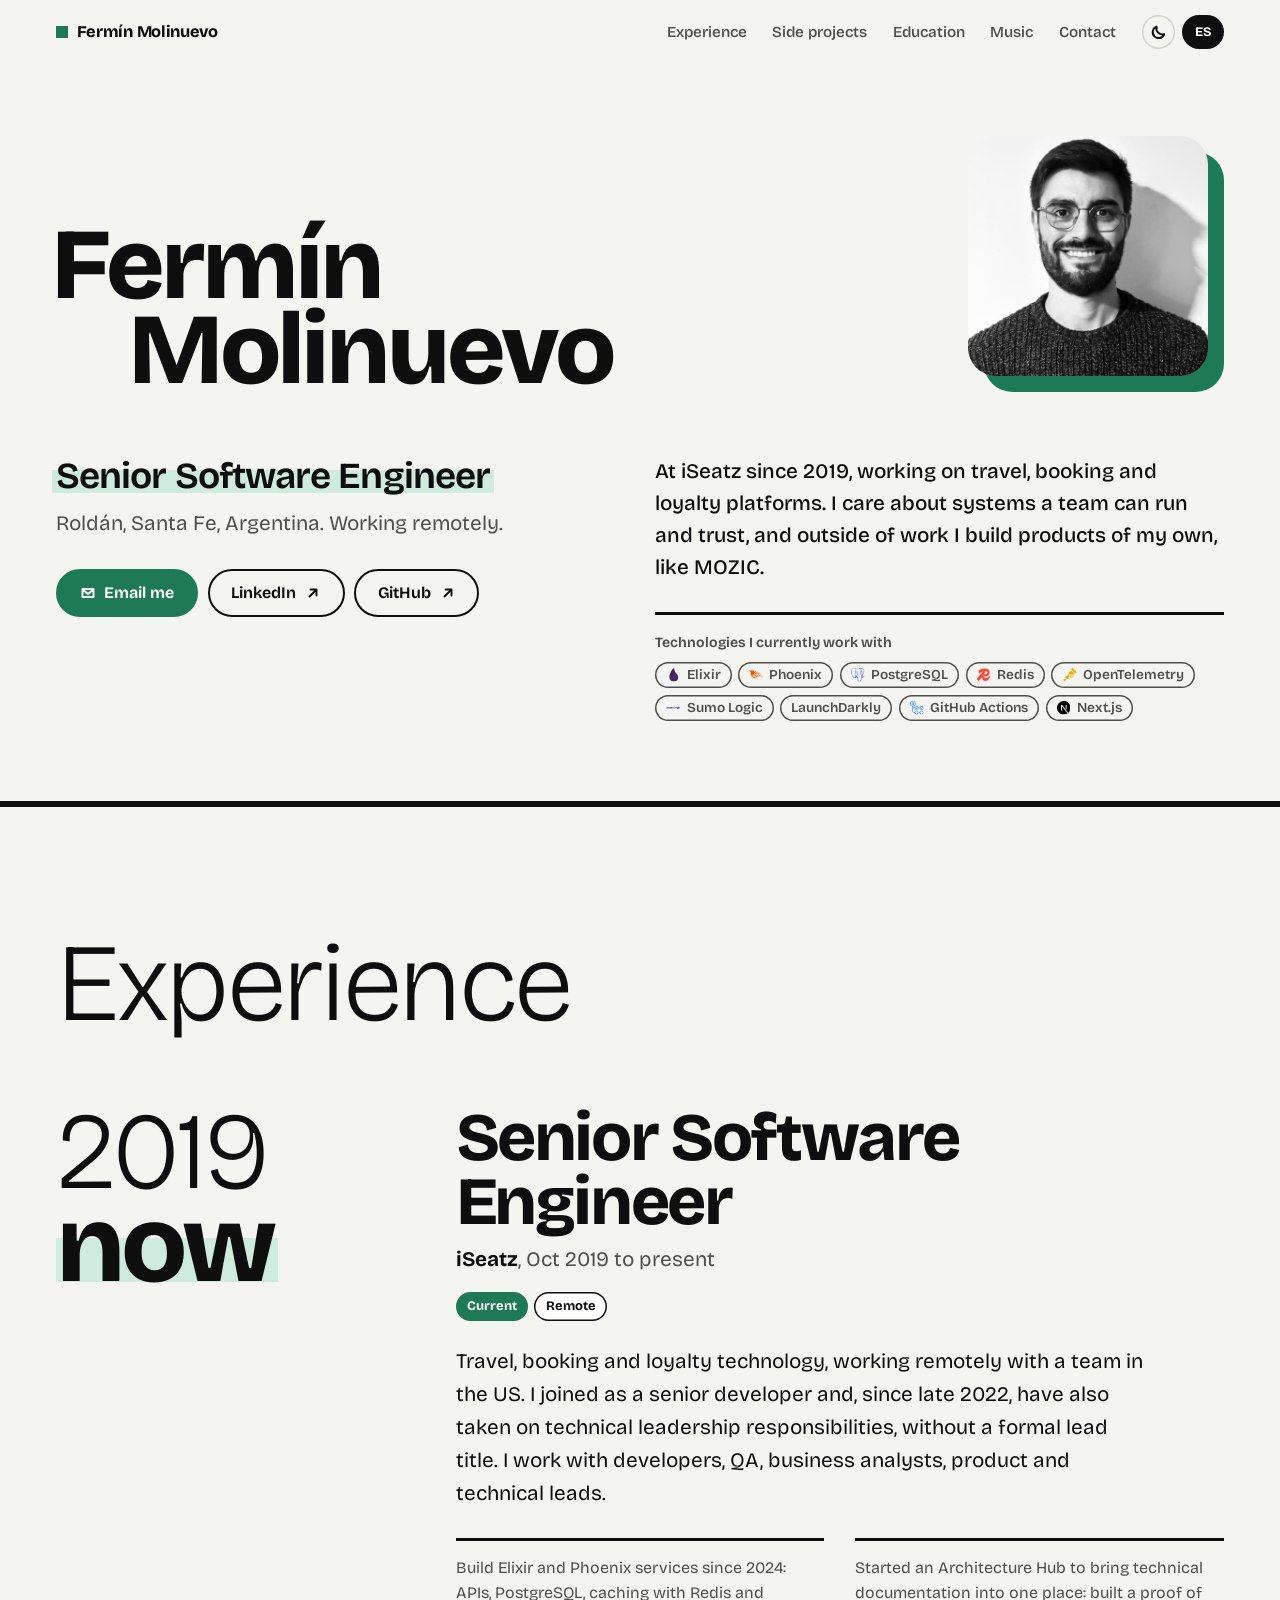
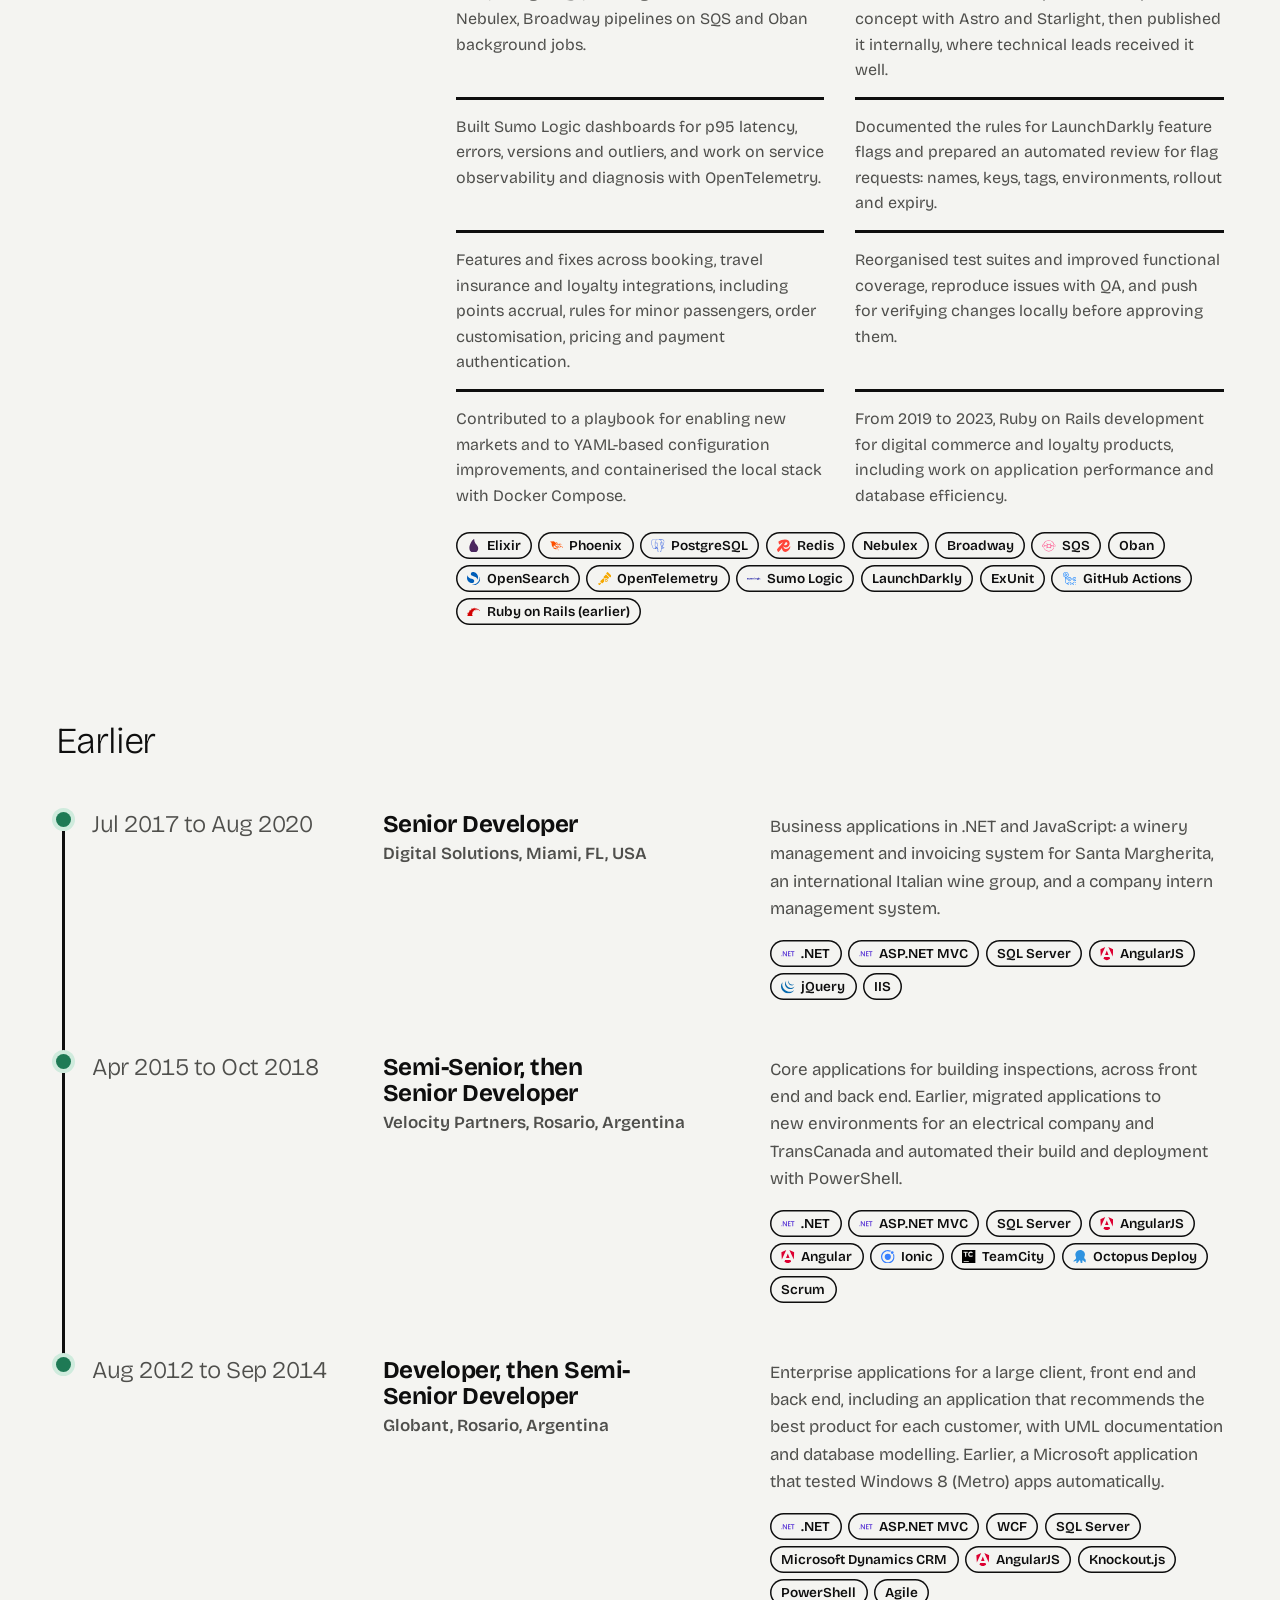
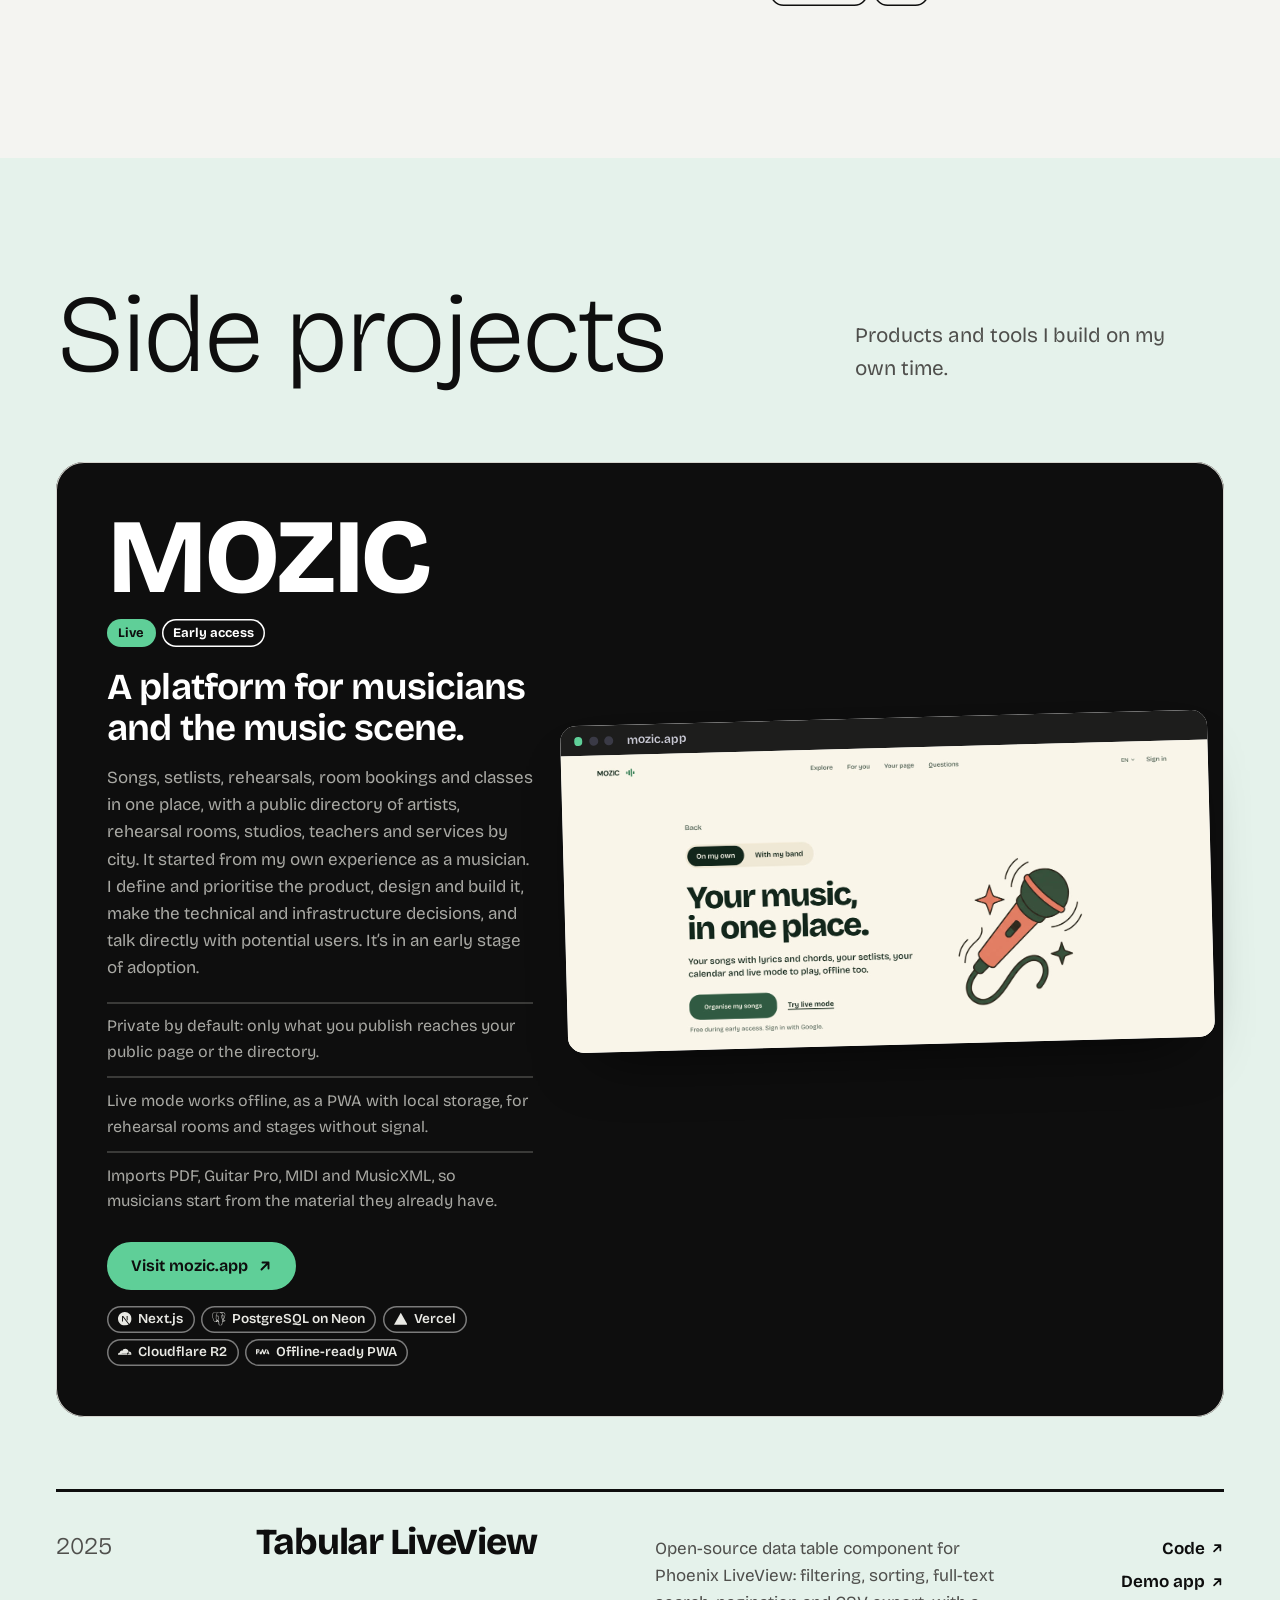
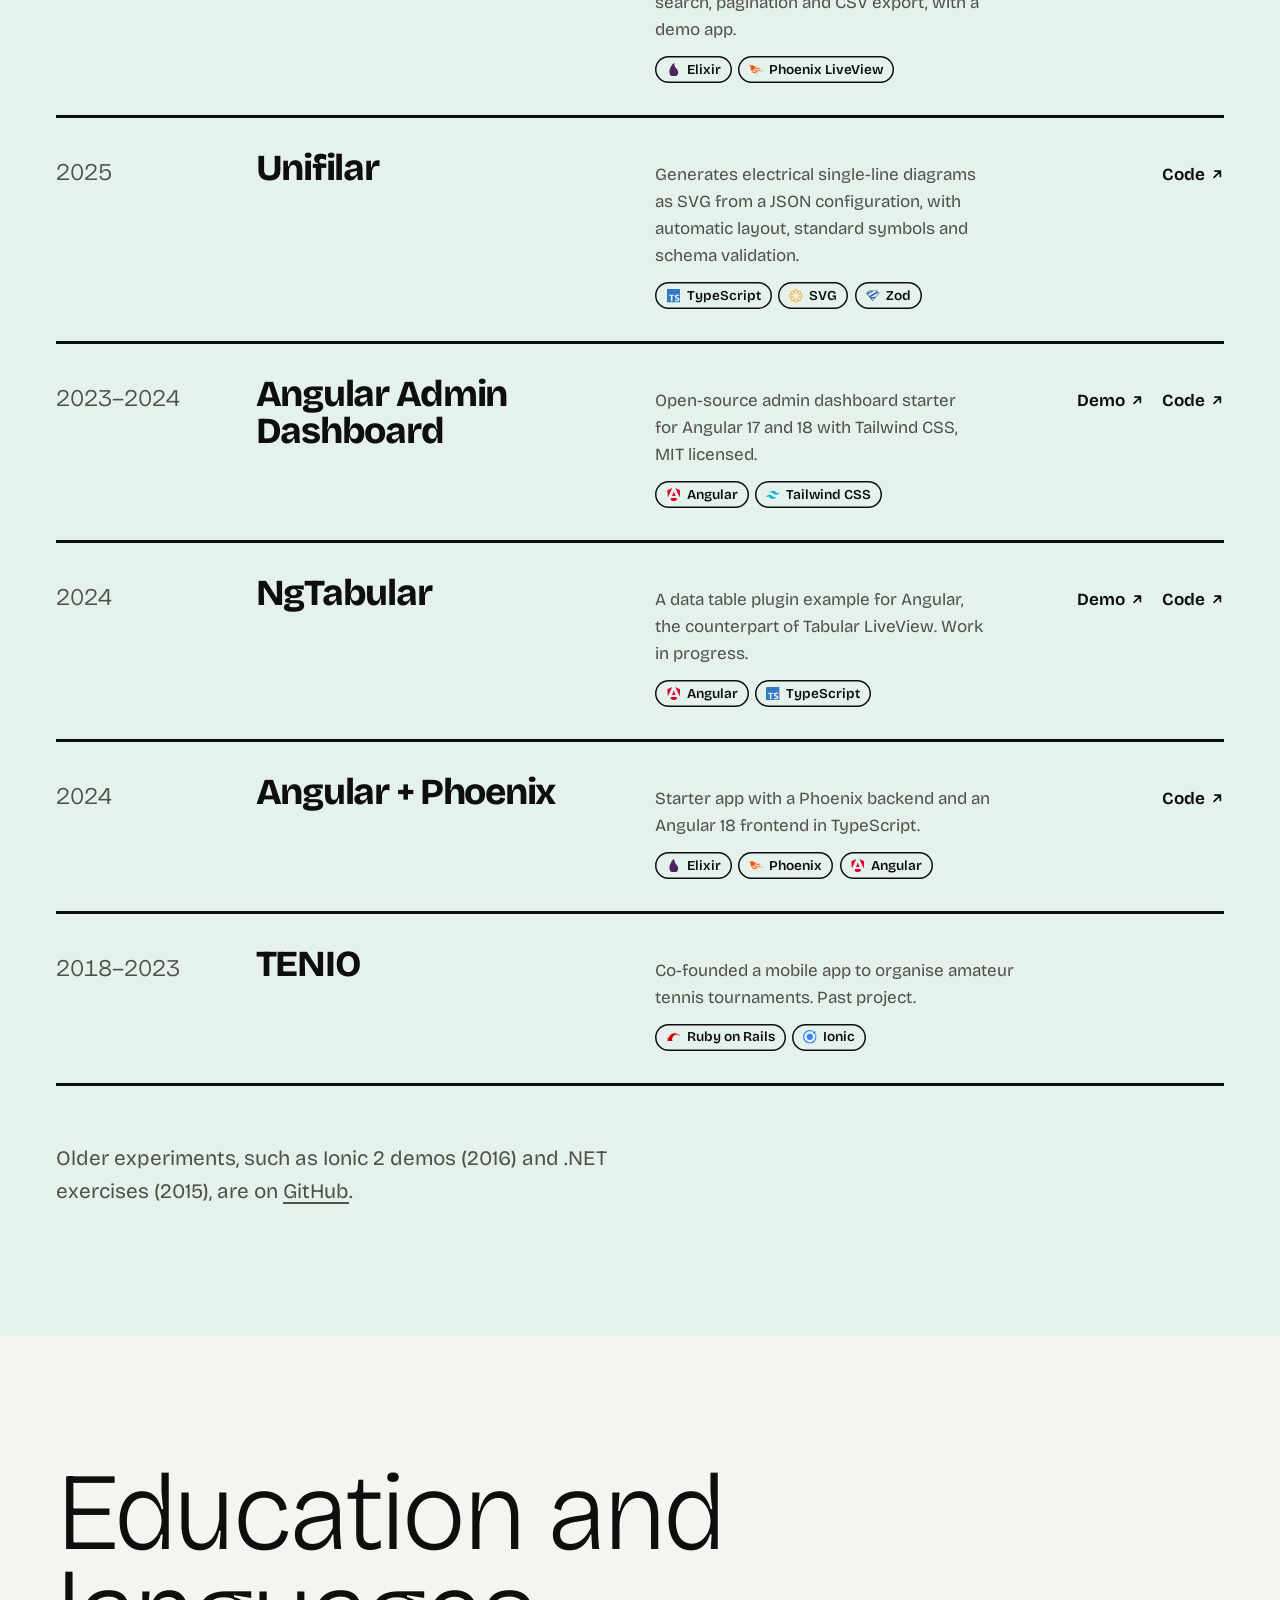
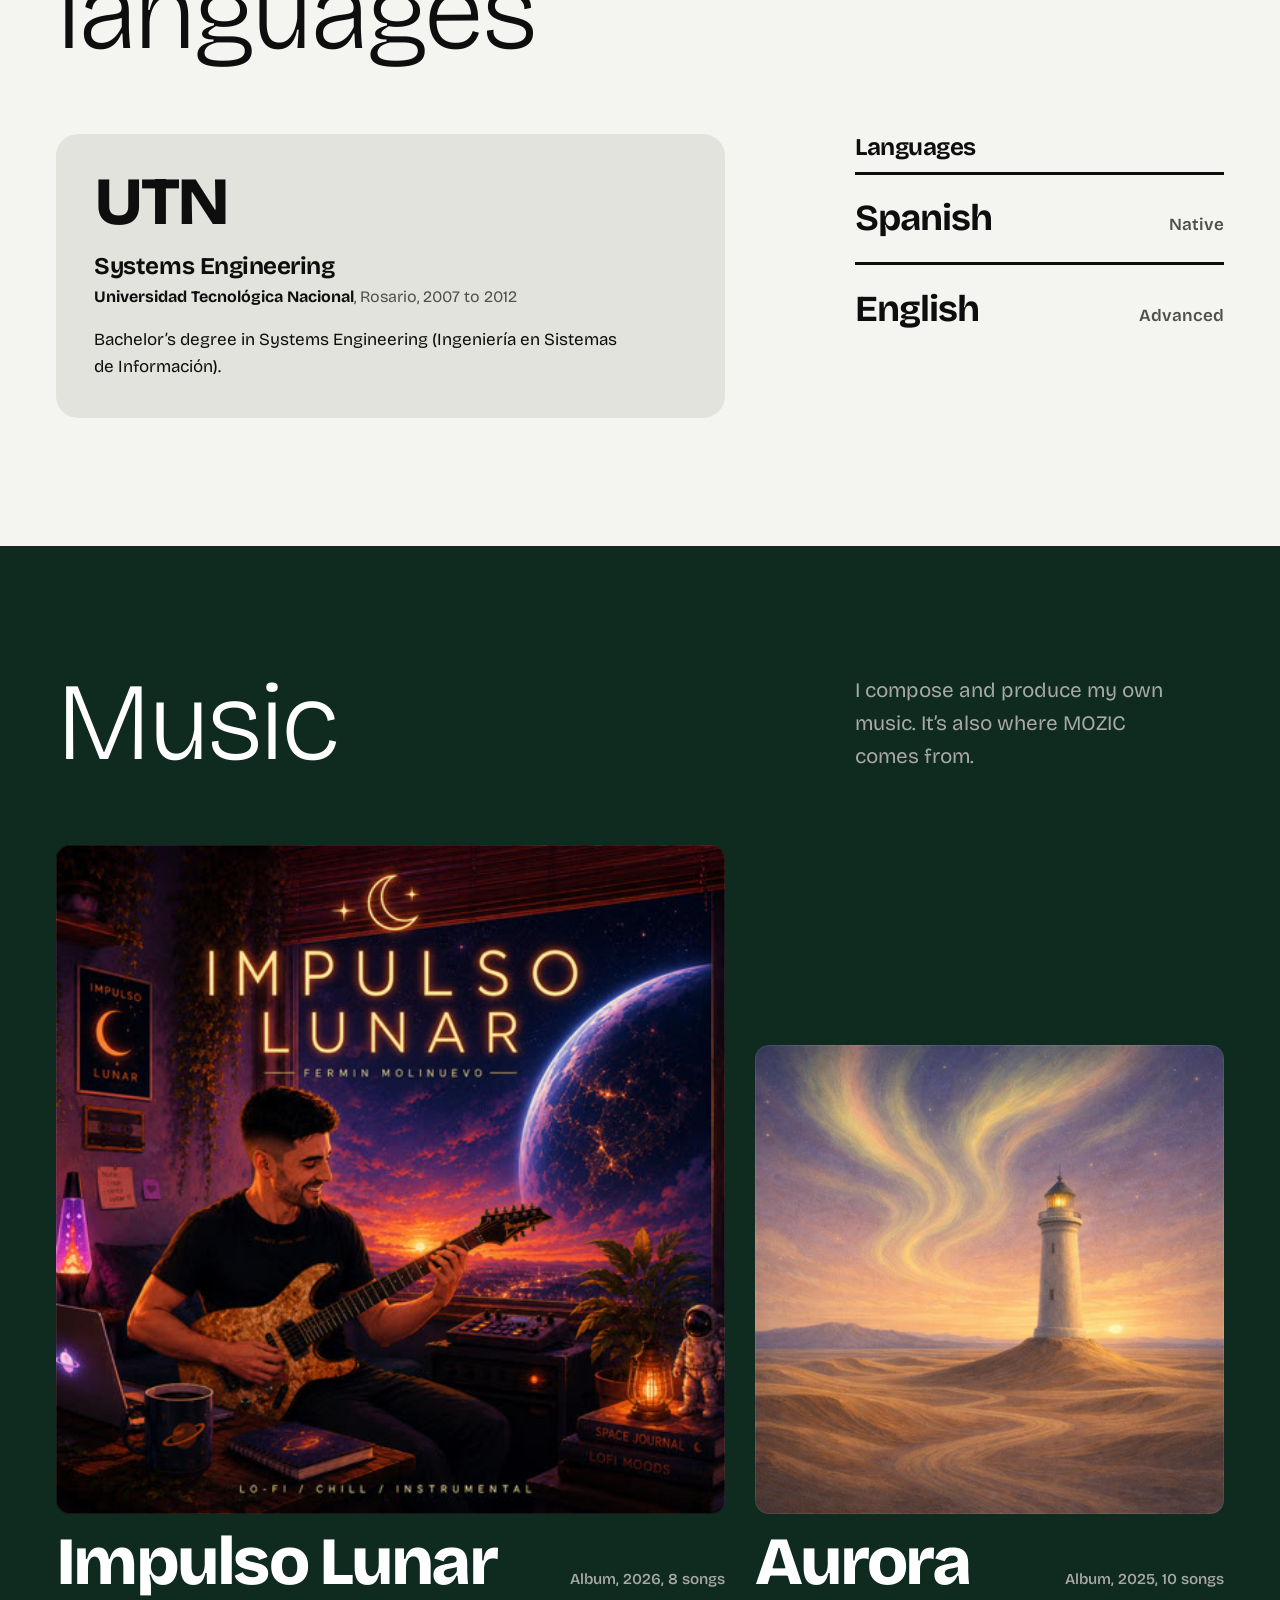
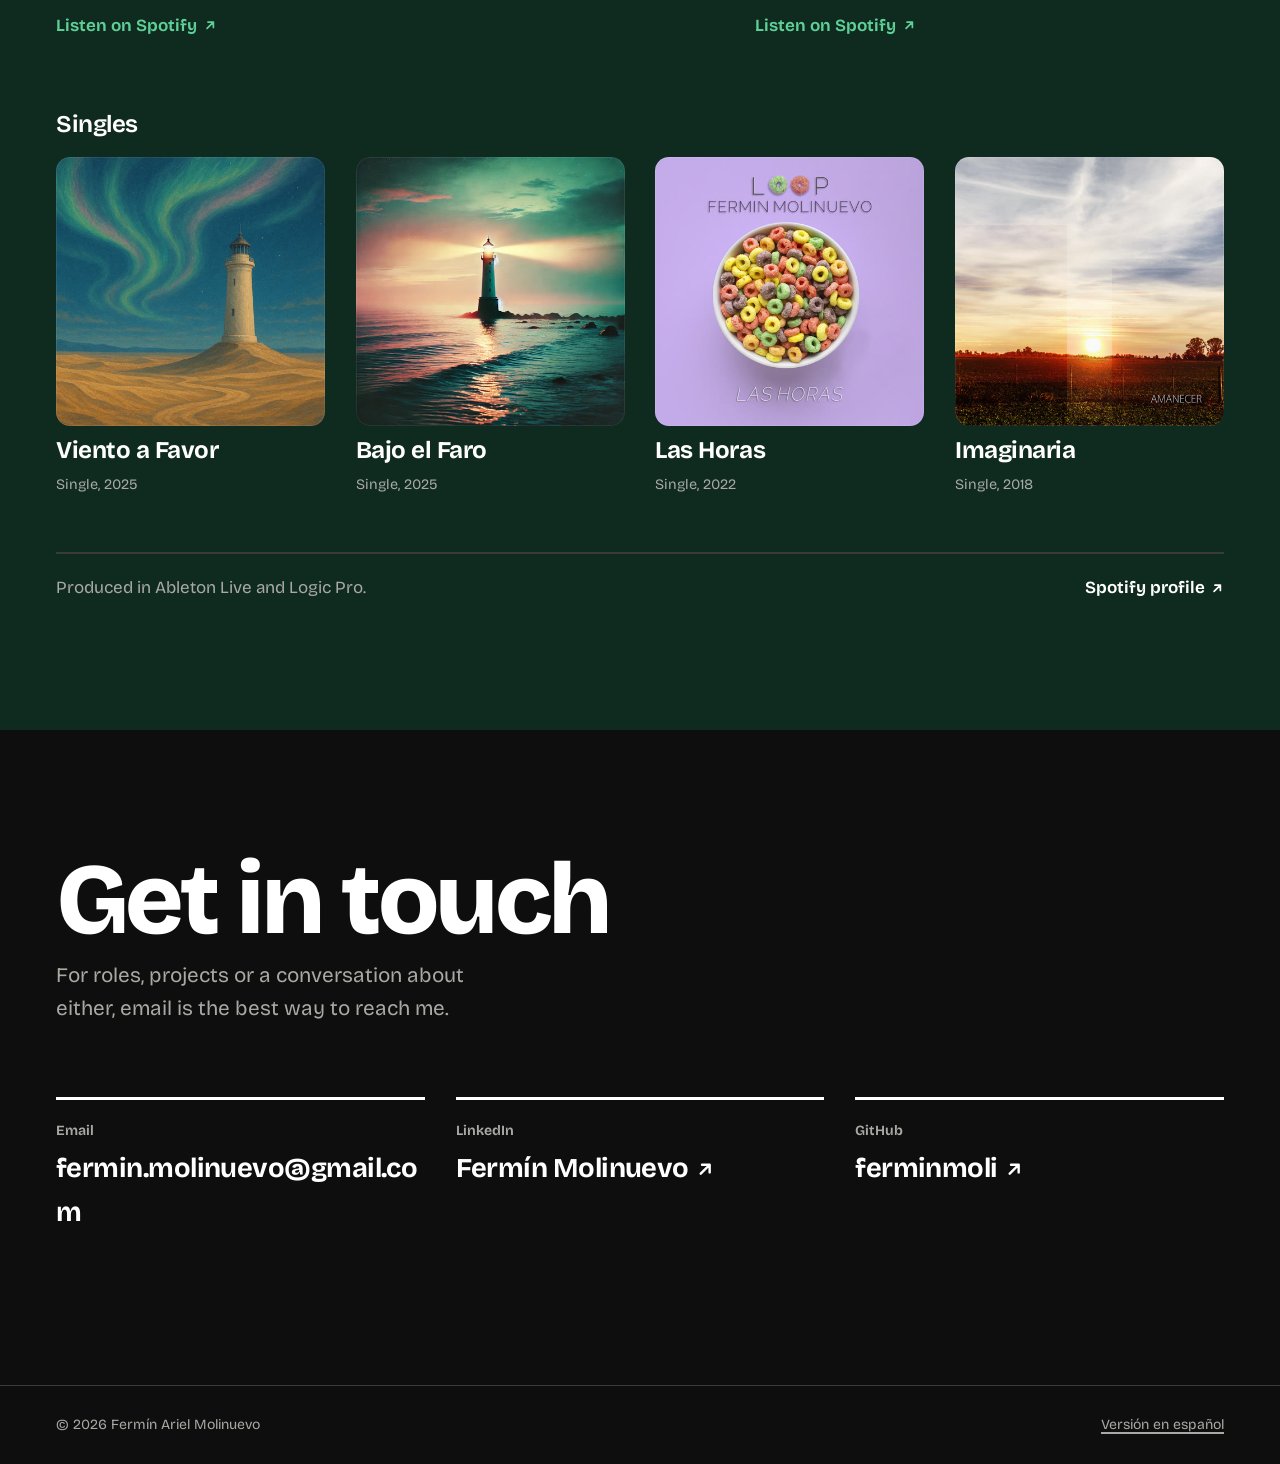
<file: index.html>
<!doctype html>
<html lang="en">
<head>
  <meta charset="utf-8">
  <meta name="viewport" content="width=device-width, initial-scale=1">
  <title>Fermín Molinuevo — Senior Software Engineer</title>
  <meta name="description" content="Senior software engineer in Roldán, Argentina. At iSeatz since 2019, building travel, booking and loyalty platforms, and creator of MOZIC, a platform for musicians.">
  <meta name="author" content="Fermín Molinuevo">
  <link rel="canonical" href="https://ferminmoli.github.io/">
  <link rel="alternate" hreflang="en" href="https://ferminmoli.github.io/">
  <link rel="alternate" hreflang="es" href="https://ferminmoli.github.io/es/">
  <link rel="alternate" hreflang="x-default" href="https://ferminmoli.github.io/">

  <meta property="og:type" content="profile">
  <meta property="og:site_name" content="Fermín Molinuevo">
  <meta property="og:title" content="Fermín Molinuevo — Senior Software Engineer">
  <meta property="og:description" content="Software engineer at iSeatz since 2019. Creator of MOZIC, a platform for musicians.">
  <meta property="og:url" content="https://ferminmoli.github.io/">
  <meta property="og:image" content="https://ferminmoli.github.io/assets/og.png">
  <meta property="og:image:width" content="1200">
  <meta property="og:image:height" content="630">
  <meta property="og:image:alt" content="Fermín Molinuevo, Senior Software Engineer.">
  <meta property="og:locale" content="en_US">
  <meta property="og:locale:alternate" content="es_AR">
  <meta property="profile:first_name" content="Fermín">
  <meta property="profile:last_name" content="Molinuevo">
  <meta name="twitter:card" content="summary_large_image">

  <meta name="theme-color" content="#f4f4f1" media="(prefers-color-scheme: light)">
  <meta name="theme-color" content="#101211" media="(prefers-color-scheme: dark)">
  <link rel="icon" href="assets/favicon.svg" type="image/svg+xml">
  <link rel="icon" href="favicon.ico" sizes="32x32">
  <link rel="apple-touch-icon" href="assets/apple-touch-icon.png">
  <link rel="preload" href="assets/fonts/bricolage-grotesque-latin-wght.woff2" as="font" type="font/woff2" crossorigin>
  <script>try{var t=localStorage.getItem("theme");if(t==="dark"||t==="light")document.documentElement.dataset.theme=t}catch(e){}</script>
  <link rel="stylesheet" href="styles.css?v=5">
  <script src="script.js?v=5" defer></script>

  <script type="application/ld+json">
  {
    "@context": "https://schema.org",
    "@type": "Person",
    "name": "Fermín Ariel Molinuevo",
    "alternateName": ["Fermín Molinuevo", "Fer Molinuevo"],
    "url": "https://ferminmoli.github.io/",
    "jobTitle": "Senior Software Engineer",
    "worksFor": { "@type": "Organization", "name": "iSeatz" },
    "alumniOf": { "@type": "CollegeOrUniversity", "name": "Universidad Tecnológica Nacional, Facultad Regional Rosario" },
    "address": { "@type": "PostalAddress", "addressLocality": "Roldán", "addressRegion": "Santa Fe", "addressCountry": "AR" },
    "email": "mailto:fermin.molinuevo@gmail.com",
    "sameAs": ["https://www.linkedin.com/in/ferm%C3%ADn-molinuevo-76023b67/", "https://github.com/ferminmoli"],
    "knowsLanguage": ["es", "en"]
  }
  </script>
</head>
<body>
  <svg width="0" height="0" style="position:absolute" aria-hidden="true" focusable="false">
    <symbol id="i-out" viewBox="0 0 16 16"><path d="M4.5 11.5 11.5 4.5M5.5 4.5h6v6"/></symbol>
    <symbol id="i-sun" viewBox="0 0 16 16"><circle cx="8" cy="8" r="3"/><path d="M8 1.5v1.5M8 13v1.5M1.5 8H3M13 8h1.5M3.4 3.4l1 1M11.6 11.6l1 1M3.4 12.6l1-1M11.6 4.4l1-1"/></symbol>
    <symbol id="i-moon" viewBox="0 0 16 16"><path d="M13.5 9.6A5.6 5.6 0 0 1 6.4 2.5a5.6 5.6 0 1 0 7.1 7.1z"/></symbol>
    <symbol id="i-mail" viewBox="0 0 16 16"><path d="M2.5 4h11v8h-11zM2.5 4.5 8 9l5.5-4.5"/></symbol>
  </svg>

  <a class="skip-link" href="#main">Skip to content</a>

  <header class="site-header">
    <div class="wrap">
      <a class="mark" href="./" aria-label="Fermín Molinuevo, home">Fermín Molinuevo</a>
      <nav class="nav" aria-label="Main">
        <ul>
          <li class="sec"><a href="#experience">Experience</a></li>
          <li class="sec"><a href="#projects">Side projects</a></li>
          <li class="sec"><a href="#education">Education</a></li>
          <li class="sec"><a href="#music">Music</a></li>
          <li class="sec"><a href="#contact">Contact</a></li>
          <li class="lang"><button class="theme-toggle" type="button" aria-pressed="false" aria-label="Dark mode" hidden><svg class="ico sun" aria-hidden="true"><use href="#i-sun"/></svg><svg class="ico moon" aria-hidden="true"><use href="#i-moon"/></svg></button><a href="es/" hreflang="es" lang="es" aria-label="Leer en español">ES</a></li>
        </ul>
      </nav>
    </div>
  </header>

  <main id="main">

    <section class="hero" aria-labelledby="name">
      <div class="wrap">
        <div class="hero-top">
          <h1 id="name"><span>Fermín</span> <span>Molinuevo</span></h1>
          <figure class="portrait">
            <img src="/assets/fermin.jpg" alt="Fermín Molinuevo" width="512" height="512" fetchpriority="high">
          </figure>
        </div>
        <div class="hero-grid">
          <div class="hero-id">
            <p class="role"><span>Senior Software Engineer</span></p>
            <p class="where">Roldán, Santa Fe, Argentina. Working remotely.</p>
            <div class="actions">
              <a class="btn primary" href="mailto:fermin.molinuevo@gmail.com"><svg class="ico" aria-hidden="true"><use href="#i-mail"/></svg> Email me</a>
              <a class="btn" href="https://www.linkedin.com/in/ferm%C3%ADn-molinuevo-76023b67/" rel="noopener">LinkedIn <svg class="ico out" aria-hidden="true"><use href="#i-out"/></svg></a>
              <a class="btn" href="https://github.com/ferminmoli" rel="noopener">GitHub <svg class="ico out" aria-hidden="true"><use href="#i-out"/></svg></a>
            </div>
          </div>
          <div class="hero-about">
            <p>At iSeatz since 2019, working on travel, booking and loyalty platforms. I care about systems a team can run and trust, and outside of work I build products of my own, like MOZIC.</p>
            <div class="tech">
              <h2>Technologies I currently work with</h2>
              <ul class="chips">
                <li><svg class="ti ti-elixir" aria-hidden="true"><use href="/assets/tech.svg#elixir"/></svg>Elixir</li><li><svg class="ti ti-phoenixframework" aria-hidden="true"><use href="/assets/tech.svg#phoenixframework"/></svg>Phoenix</li><li><svg class="ti ti-postgresql" aria-hidden="true"><use href="/assets/tech.svg#postgresql"/></svg>PostgreSQL</li><li><svg class="ti ti-redis" aria-hidden="true"><use href="/assets/tech.svg#redis"/></svg>Redis</li><li><svg class="ti ti-opentelemetry" aria-hidden="true"><use href="/assets/tech.svg#opentelemetry"/></svg>OpenTelemetry</li><li><svg class="ti ti-sumologic" aria-hidden="true"><use href="/assets/tech.svg#sumologic"/></svg>Sumo Logic</li><li>LaunchDarkly</li><li><svg class="ti ti-githubactions" aria-hidden="true"><use href="/assets/tech.svg#githubactions"/></svg>GitHub Actions</li><li><svg class="ti ti-nextdotjs" aria-hidden="true"><use href="/assets/tech.svg#nextdotjs"/></svg>Next.js</li>
              </ul>
            </div>
          </div>
        </div>
      </div>
    </section>

    <section class="section" id="experience" aria-labelledby="exp-title">
      <div class="wrap">
        <header class="section-head">
          <h2 id="exp-title">Experience</h2>
        </header>

        <article class="exp-lead" aria-labelledby="iseatz-title">
          <p class="years" aria-hidden="true">2019<b>now</b></p>
          <div class="exp-body">
            <h3 id="iseatz-title">Senior Software Engineer</h3>
            <p class="org"><strong>iSeatz</strong>, Oct 2019 to present</p>
            <ul class="badges"><li class="badge now">Current</li><li class="badge">Remote</li></ul>
            <p class="summary">Travel, booking and loyalty technology, working remotely with a team in the US. I joined as a senior developer and, since late 2022, have also taken on technical leadership responsibilities, without a formal lead title. I work with developers, QA, business analysts, product and technical leads.</p>
            <ul class="points">
              <li>Build Elixir and Phoenix services since 2024: APIs, PostgreSQL, caching with Redis and Nebulex, Broadway pipelines on SQS and Oban background jobs.</li>
              <li>Started an Architecture Hub to bring technical documentation into one place: built a proof of concept with Astro and Starlight, then published it internally, where technical leads received it well.</li>
              <li>Built Sumo Logic dashboards for p95 latency, errors, versions and outliers, and work on service observability and diagnosis with OpenTelemetry.</li>
              <li>Documented the rules for LaunchDarkly feature flags and prepared an automated review for flag requests: names, keys, tags, environments, rollout and expiry.</li>
              <li>Features and fixes across booking, travel insurance and loyalty integrations, including points accrual, rules for minor passengers, order customisation, pricing and payment authentication.</li>
              <li>Reorganised test suites and improved functional coverage, reproduce issues with QA, and push for verifying changes locally before approving them.</li>
              <li>Contributed to a playbook for enabling new markets and to YAML-based configuration improvements, and containerised the local stack with Docker Compose.</li>
              <li>From 2019 to 2023, Ruby on Rails development for digital commerce and loyalty products, including work on application performance and database efficiency.</li>
            </ul>
            <ul class="chips stackline" aria-label="Technologies at iSeatz">
              <li><svg class="ti ti-elixir" aria-hidden="true"><use href="/assets/tech.svg#elixir"/></svg>Elixir</li><li><svg class="ti ti-phoenixframework" aria-hidden="true"><use href="/assets/tech.svg#phoenixframework"/></svg>Phoenix</li><li><svg class="ti ti-postgresql" aria-hidden="true"><use href="/assets/tech.svg#postgresql"/></svg>PostgreSQL</li><li><svg class="ti ti-redis" aria-hidden="true"><use href="/assets/tech.svg#redis"/></svg>Redis</li><li>Nebulex</li><li>Broadway</li><li><svg class="ti ti-amazonsqs" aria-hidden="true"><use href="/assets/tech.svg#amazonsqs"/></svg>SQS</li><li>Oban</li><li><svg class="ti ti-opensearch" aria-hidden="true"><use href="/assets/tech.svg#opensearch"/></svg>OpenSearch</li><li><svg class="ti ti-opentelemetry" aria-hidden="true"><use href="/assets/tech.svg#opentelemetry"/></svg>OpenTelemetry</li><li><svg class="ti ti-sumologic" aria-hidden="true"><use href="/assets/tech.svg#sumologic"/></svg>Sumo Logic</li><li>LaunchDarkly</li><li>ExUnit</li><li><svg class="ti ti-githubactions" aria-hidden="true"><use href="/assets/tech.svg#githubactions"/></svg>GitHub Actions</li><li><svg class="ti ti-rubyonrails" aria-hidden="true"><use href="/assets/tech.svg#rubyonrails"/></svg>Ruby on Rails (earlier)</li>
            </ul>
          </div>
        </article>

        <div class="earlier">
          <h3>Earlier</h3>
          <article class="job" aria-labelledby="ds-title">
            <p class="when">Jul 2017 to Aug 2020</p>
            <div class="what"><h4 id="ds-title">Senior Developer</h4><p class="company">Digital Solutions, Miami, FL, USA</p></div>
            <p class="summary">Business applications in .NET and JavaScript: a winery management and invoicing system for Santa Margherita, an international Italian wine group, and a company intern management system.</p>
            <ul class="chips job-chips"><li><svg class="ti ti-dotnet" aria-hidden="true"><use href="/assets/tech.svg#dotnet"/></svg>.NET</li><li><svg class="ti ti-dotnet" aria-hidden="true"><use href="/assets/tech.svg#dotnet"/></svg>ASP.NET MVC</li><li>SQL Server</li><li><svg class="ti ti-angular" aria-hidden="true"><use href="/assets/tech.svg#angular"/></svg>AngularJS</li><li><svg class="ti ti-jquery" aria-hidden="true"><use href="/assets/tech.svg#jquery"/></svg>jQuery</li><li>IIS</li></ul>
          </article>
          <article class="job" aria-labelledby="vp-title">
            <p class="when">Apr 2015 to Oct 2018</p>
            <div class="what"><h4 id="vp-title">Semi-Senior, then Senior Developer</h4><p class="company">Velocity Partners, Rosario, Argentina</p></div>
            <p class="summary">Core applications for building inspections, across front end and back end. Earlier, migrated applications to new environments for an electrical company and TransCanada and automated their build and deployment with PowerShell.</p>
            <ul class="chips job-chips"><li><svg class="ti ti-dotnet" aria-hidden="true"><use href="/assets/tech.svg#dotnet"/></svg>.NET</li><li><svg class="ti ti-dotnet" aria-hidden="true"><use href="/assets/tech.svg#dotnet"/></svg>ASP.NET MVC</li><li>SQL Server</li><li><svg class="ti ti-angular" aria-hidden="true"><use href="/assets/tech.svg#angular"/></svg>AngularJS</li><li><svg class="ti ti-angular" aria-hidden="true"><use href="/assets/tech.svg#angular"/></svg>Angular</li><li><svg class="ti ti-ionic" aria-hidden="true"><use href="/assets/tech.svg#ionic"/></svg>Ionic</li><li><svg class="ti ti-teamcity" aria-hidden="true"><use href="/assets/tech.svg#teamcity"/></svg>TeamCity</li><li><svg class="ti ti-octopusdeploy" aria-hidden="true"><use href="/assets/tech.svg#octopusdeploy"/></svg>Octopus Deploy</li><li>Scrum</li></ul>
          </article>
          <article class="job" aria-labelledby="gl-title">
            <p class="when">Aug 2012 to Sep 2014</p>
            <div class="what"><h4 id="gl-title">Developer, then Semi-Senior Developer</h4><p class="company">Globant, Rosario, Argentina</p></div>
            <p class="summary">Enterprise applications for a large client, front end and back end, including an application that recommends the best product for each customer, with UML documentation and database modelling. Earlier, a Microsoft application that tested Windows 8 (Metro) apps automatically.</p>
            <ul class="chips job-chips"><li><svg class="ti ti-dotnet" aria-hidden="true"><use href="/assets/tech.svg#dotnet"/></svg>.NET</li><li><svg class="ti ti-dotnet" aria-hidden="true"><use href="/assets/tech.svg#dotnet"/></svg>ASP.NET MVC</li><li>WCF</li><li>SQL Server</li><li>Microsoft Dynamics CRM</li><li><svg class="ti ti-angular" aria-hidden="true"><use href="/assets/tech.svg#angular"/></svg>AngularJS</li><li>Knockout.js</li><li>PowerShell</li><li>Agile</li></ul>
          </article>
        </div>
      </div>
    </section>

    <section class="section projects-section" id="projects" aria-labelledby="projects-title">
      <div class="wrap">
        <header class="section-head">
          <h2 id="projects-title">Side projects</h2>
          <p>Products and tools I build on my own time.</p>
        </header>

        <article class="feature" aria-labelledby="mozic-title">
          <div class="feature-text">
            <h3 id="mozic-title">MOZIC</h3>
            <ul class="badges"><li class="badge now">Live</li><li class="badge">Early access</li></ul>
            <p class="tagline">A platform for musicians and the music scene.</p>
            <p class="summary">Songs, setlists, rehearsals, room bookings and classes in one place, with a public directory of artists, rehearsal rooms, studios, teachers and services by city. It started from my own experience as a musician. I define and prioritise the product, design and build it, make the technical and infrastructure decisions, and talk directly with potential users. It’s in an early stage of adoption.</p>
            <ul class="points">
              <li>Private by default: only what you publish reaches your public page or the directory.</li>
              <li>Live mode works offline, as a PWA with local storage, for rehearsal rooms and stages without signal.</li>
              <li>Imports PDF, Guitar Pro, MIDI and MusicXML, so musicians start from the material they already have.</li>
            </ul>
            <div class="actions">
              <a class="btn primary" href="https://www.mozic.app/en" rel="noopener">Visit mozic.app <svg class="ico out" aria-hidden="true"><use href="#i-out"/></svg></a>
              <ul class="chips on-dark"><li><svg class="ti ti-nextdotjs" aria-hidden="true"><use href="/assets/tech.svg#nextdotjs"/></svg>Next.js</li><li><svg class="ti ti-postgresql" aria-hidden="true"><use href="/assets/tech.svg#postgresql"/></svg>PostgreSQL on Neon</li><li><svg class="ti ti-vercel" aria-hidden="true"><use href="/assets/tech.svg#vercel"/></svg>Vercel</li><li><svg class="ti ti-cloudflare" aria-hidden="true"><use href="/assets/tech.svg#cloudflare"/></svg>Cloudflare R2</li><li><svg class="ti ti-pwa" aria-hidden="true"><use href="/assets/tech.svg#pwa"/></svg>Offline-ready PWA</li></ul>
            </div>
          </div>
          <div class="feature-media">
            <a class="shot" href="https://www.mozic.app/en/for-you/music" rel="noopener">
              <div class="frame">
                <div class="bar" aria-hidden="true"><i></i><i></i><i></i><span>mozic.app</span></div>
                <img src="assets/mozic-musicians.jpg" width="1600" height="733" loading="lazy" decoding="async" alt="MOZIC page for musicians: “Your music, in one place.” Songs with lyrics and chords, setlists, a calendar and a live mode that also works offline.">
              </div>
            </a>
          </div>
        </article>

        <ul class="project-list">
          <li class="project-row">
            <span class="year">2025</span>
            <h3 id="tlv-title">Tabular LiveView</h3>
            <div class="desc"><p>Open-source data table component for Phoenix LiveView: filtering, sorting, full-text search, pagination and CSV export, with a demo app.</p><ul class="chips"><li><svg class="ti ti-elixir" aria-hidden="true"><use href="/assets/tech.svg#elixir"/></svg>Elixir</li><li><svg class="ti ti-phoenixframework" aria-hidden="true"><use href="/assets/tech.svg#phoenixframework"/></svg>Phoenix LiveView</li></ul></div>
            <div class="links"><a class="ext" href="https://github.com/ferminmoli/tabular_live_view" rel="noopener">Code <svg class="ico" aria-hidden="true"><use href="#i-out"/></svg></a><a class="ext" href="https://github.com/ferminmoli/tabular_live_view_demo" rel="noopener">Demo app <svg class="ico" aria-hidden="true"><use href="#i-out"/></svg></a></div>
          </li>
          <li class="project-row">
            <span class="year">2025</span>
            <h3 id="uni-title">Unifilar</h3>
            <div class="desc"><p>Generates electrical single-line diagrams as SVG from a JSON configuration, with automatic layout, standard symbols and schema validation.</p><ul class="chips"><li><svg class="ti ti-typescript" aria-hidden="true"><use href="/assets/tech.svg#typescript"/></svg>TypeScript</li><li><svg class="ti ti-svg" aria-hidden="true"><use href="/assets/tech.svg#svg"/></svg>SVG</li><li><svg class="ti ti-zod" aria-hidden="true"><use href="/assets/tech.svg#zod"/></svg>Zod</li></ul></div>
            <div class="links"><a class="ext" href="https://github.com/ferminmoli/unifilar-v2" rel="noopener">Code <svg class="ico" aria-hidden="true"><use href="#i-out"/></svg></a></div>
          </li>
          <li class="project-row">
            <span class="year">2023–2024</span>
            <h3 id="adm-title">Angular Admin Dashboard</h3>
            <div class="desc"><p>Open-source admin dashboard starter for Angular 17 and 18 with Tailwind CSS, MIT licensed.</p><ul class="chips"><li><svg class="ti ti-angular" aria-hidden="true"><use href="/assets/tech.svg#angular"/></svg>Angular</li><li><svg class="ti ti-tailwindcss" aria-hidden="true"><use href="/assets/tech.svg#tailwindcss"/></svg>Tailwind CSS</li></ul></div>
            <div class="links"><a class="ext" href="https://angular-18-admin.vercel.app" rel="noopener">Demo <svg class="ico" aria-hidden="true"><use href="#i-out"/></svg></a><a class="ext" href="https://github.com/ferminmoli/angular-18-admin" rel="noopener">Code <svg class="ico" aria-hidden="true"><use href="#i-out"/></svg></a></div>
          </li>
          <li class="project-row">
            <span class="year">2024</span>
            <h3 id="ngt-title">NgTabular</h3>
            <div class="desc"><p>A data table plugin example for Angular, the counterpart of Tabular LiveView. Work in progress.</p><ul class="chips"><li><svg class="ti ti-angular" aria-hidden="true"><use href="/assets/tech.svg#angular"/></svg>Angular</li><li><svg class="ti ti-typescript" aria-hidden="true"><use href="/assets/tech.svg#typescript"/></svg>TypeScript</li></ul></div>
            <div class="links"><a class="ext" href="https://ng-tabular.vercel.app" rel="noopener">Demo <svg class="ico" aria-hidden="true"><use href="#i-out"/></svg></a><a class="ext" href="https://github.com/ferminmoli/ng-tabular" rel="noopener">Code <svg class="ico" aria-hidden="true"><use href="#i-out"/></svg></a></div>
          </li>
          <li class="project-row">
            <span class="year">2024</span>
            <h3 id="ap-title">Angular + Phoenix</h3>
            <div class="desc"><p>Starter app with a Phoenix backend and an Angular 18 frontend in TypeScript.</p><ul class="chips"><li><svg class="ti ti-elixir" aria-hidden="true"><use href="/assets/tech.svg#elixir"/></svg>Elixir</li><li><svg class="ti ti-phoenixframework" aria-hidden="true"><use href="/assets/tech.svg#phoenixframework"/></svg>Phoenix</li><li><svg class="ti ti-angular" aria-hidden="true"><use href="/assets/tech.svg#angular"/></svg>Angular</li></ul></div>
            <div class="links"><a class="ext" href="https://github.com/ferminmoli/angular-phoenix" rel="noopener">Code <svg class="ico" aria-hidden="true"><use href="#i-out"/></svg></a></div>
          </li>
          <li class="project-row">
            <span class="year">2018–2023</span>
            <h3 id="tenio-title">TENIO</h3>
            <div class="desc"><p>Co-founded a mobile app to organise amateur tennis tournaments. Past project.</p><ul class="chips"><li><svg class="ti ti-rubyonrails" aria-hidden="true"><use href="/assets/tech.svg#rubyonrails"/></svg>Ruby on Rails</li><li><svg class="ti ti-ionic" aria-hidden="true"><use href="/assets/tech.svg#ionic"/></svg>Ionic</li></ul></div>
            <div class="links"></div>
          </li>
        </ul>

        <p class="archive">Older experiments, such as Ionic 2 demos (2016) and .NET exercises (2015), are on <a class="link" href="https://github.com/ferminmoli?tab=repositories" rel="noopener">GitHub</a>.</p>
      </div>
    </section>

    <section class="section" id="education" aria-labelledby="edu-title">
      <div class="wrap">
        <header class="section-head">
          <h2 id="edu-title">Education and languages</h2>
        </header>
        <div class="edu-grid">
          <article class="degree" aria-labelledby="utn-title">
            <p class="uni" aria-hidden="true">UTN</p>
            <h3 id="utn-title">Systems Engineering</h3>
            <p class="org"><strong>Universidad Tecnológica Nacional</strong>, Rosario, 2007 to 2012</p>
            <p class="summary">Bachelor’s degree in Systems Engineering (Ingeniería en Sistemas de Información).</p>
          </article>
          <article class="langs-block" aria-labelledby="lang-title">
            <h3 id="lang-title">Languages</h3>
            <ul class="langs">
              <li><span>Spanish</span><span>Native</span></li>
              <li><span>English</span><span>Advanced</span></li>
            </ul>
          </article>
        </div>
      </div>
    </section>

    <section class="section beyond" id="music" aria-labelledby="music-title">
      <div class="wrap">
        <header class="section-head">
          <h2 id="music-title">Music</h2>
          <p>I compose and produce my own music. It’s also where MOZIC comes from.</p>
        </header>
        <div class="albums">
          <article class="album">
            <a href="https://open.spotify.com/album/2nCv5PVJx56BfJVgFIRnol" rel="noopener">
              <div class="cover"><img src="assets/music/impulso-lunar.jpg" width="480" height="480" loading="lazy" decoding="async" alt="Cover of Impulso Lunar"></div>
              <div class="info"><h3>Impulso Lunar</h3><span class="facts">Album, 2026, 8 songs</span></div>
              <span class="listen">Listen on Spotify <svg class="ico" aria-hidden="true"><use href="#i-out"/></svg></span>
            </a>
          </article>
          <article class="album">
            <a href="https://open.spotify.com/album/065LUFHO4yh2nySooH5Ysq" rel="noopener">
              <div class="cover"><img src="assets/music/aurora.jpg" width="480" height="480" loading="lazy" decoding="async" alt="Cover of Aurora"></div>
              <div class="info"><h3>Aurora</h3><span class="facts">Album, 2025, 10 songs</span></div>
              <span class="listen">Listen on Spotify <svg class="ico" aria-hidden="true"><use href="#i-out"/></svg></span>
            </a>
          </article>
        </div>
        <h3 class="singles-head">Singles</h3>
        <ul class="singles">
          <li class="single">
            <a href="https://open.spotify.com/album/7xdmWLe3YWV6LiByfxHTbD" rel="noopener" aria-label="Viento a Favor, Single 2025, Listen on Spotify">
              <div class="cover"><img src="assets/music/viento-a-favor.jpg" width="480" height="480" loading="lazy" decoding="async" alt=""></div>
              <h4>Viento a Favor</h4>
              <span class="facts">Single, 2025</span>
            </a>
          </li>
          <li class="single">
            <a href="https://open.spotify.com/album/2xr4WsJsuYHHw37UudzLKC" rel="noopener" aria-label="Bajo el Faro, Single 2025, Listen on Spotify">
              <div class="cover"><img src="assets/music/bajo-el-faro.jpg" width="480" height="480" loading="lazy" decoding="async" alt=""></div>
              <h4>Bajo el Faro</h4>
              <span class="facts">Single, 2025</span>
            </a>
          </li>
          <li class="single">
            <a href="https://open.spotify.com/album/6vs9PW8AItQgmit4Rp21av" rel="noopener" aria-label="Las Horas, Single 2022, Listen on Spotify">
              <div class="cover"><img src="assets/music/las-horas.jpg" width="480" height="480" loading="lazy" decoding="async" alt=""></div>
              <h4>Las Horas</h4>
              <span class="facts">Single, 2022</span>
            </a>
          </li>
          <li class="single">
            <a href="https://open.spotify.com/album/1bdcm1KkyeOHKVt7MRnFJC" rel="noopener" aria-label="Imaginaria, Single 2018, Listen on Spotify">
              <div class="cover"><img src="assets/music/imaginaria.jpg" width="480" height="480" loading="lazy" decoding="async" alt=""></div>
              <h4>Imaginaria</h4>
              <span class="facts">Single, 2018</span>
            </a>
          </li>
        </ul>
        <div class="music-foot">
          <p>Produced in Ableton Live and Logic Pro.</p>
          <a class="ext" href="https://open.spotify.com/artist/3q8XEFAj1btj3OS87Q7dwW" rel="noopener">Spotify profile <svg class="ico" aria-hidden="true"><use href="#i-out"/></svg></a>
        </div>
      </div>
    </section>

    <section class="section contact" id="contact" aria-labelledby="contact-title">
      <div class="wrap">
        <header class="section-head">
          <h2 id="contact-title">Get in touch</h2>
          <p>For roles, projects or a conversation about either, email is the best way to reach me.</p>
        </header>
        <ul class="contact-list">
          <li><a href="mailto:fermin.molinuevo@gmail.com"><span class="k">Email</span><span class="v">fermin.molinuevo@gmail.com</span></a></li>
          <li><a href="https://www.linkedin.com/in/ferm%C3%ADn-molinuevo-76023b67/" rel="noopener me"><span class="k">LinkedIn</span><span class="v">Fermín Molinuevo <svg class="ico" aria-hidden="true"><use href="#i-out"/></svg></span></a></li>
          <li><a href="https://github.com/ferminmoli" rel="noopener me"><span class="k">GitHub</span><span class="v">ferminmoli <svg class="ico" aria-hidden="true"><use href="#i-out"/></svg></span></a></li>
        </ul>
      </div>
    </section>
  </main>

  <footer class="site-footer">
    <div class="wrap">
      <p>© 2026 Fermín Ariel Molinuevo</p>
      <p><a class="link" href="es/" hreflang="es" lang="es">Versión en español</a></p>
    </div>
  </footer>
</body>
</html>
</file>
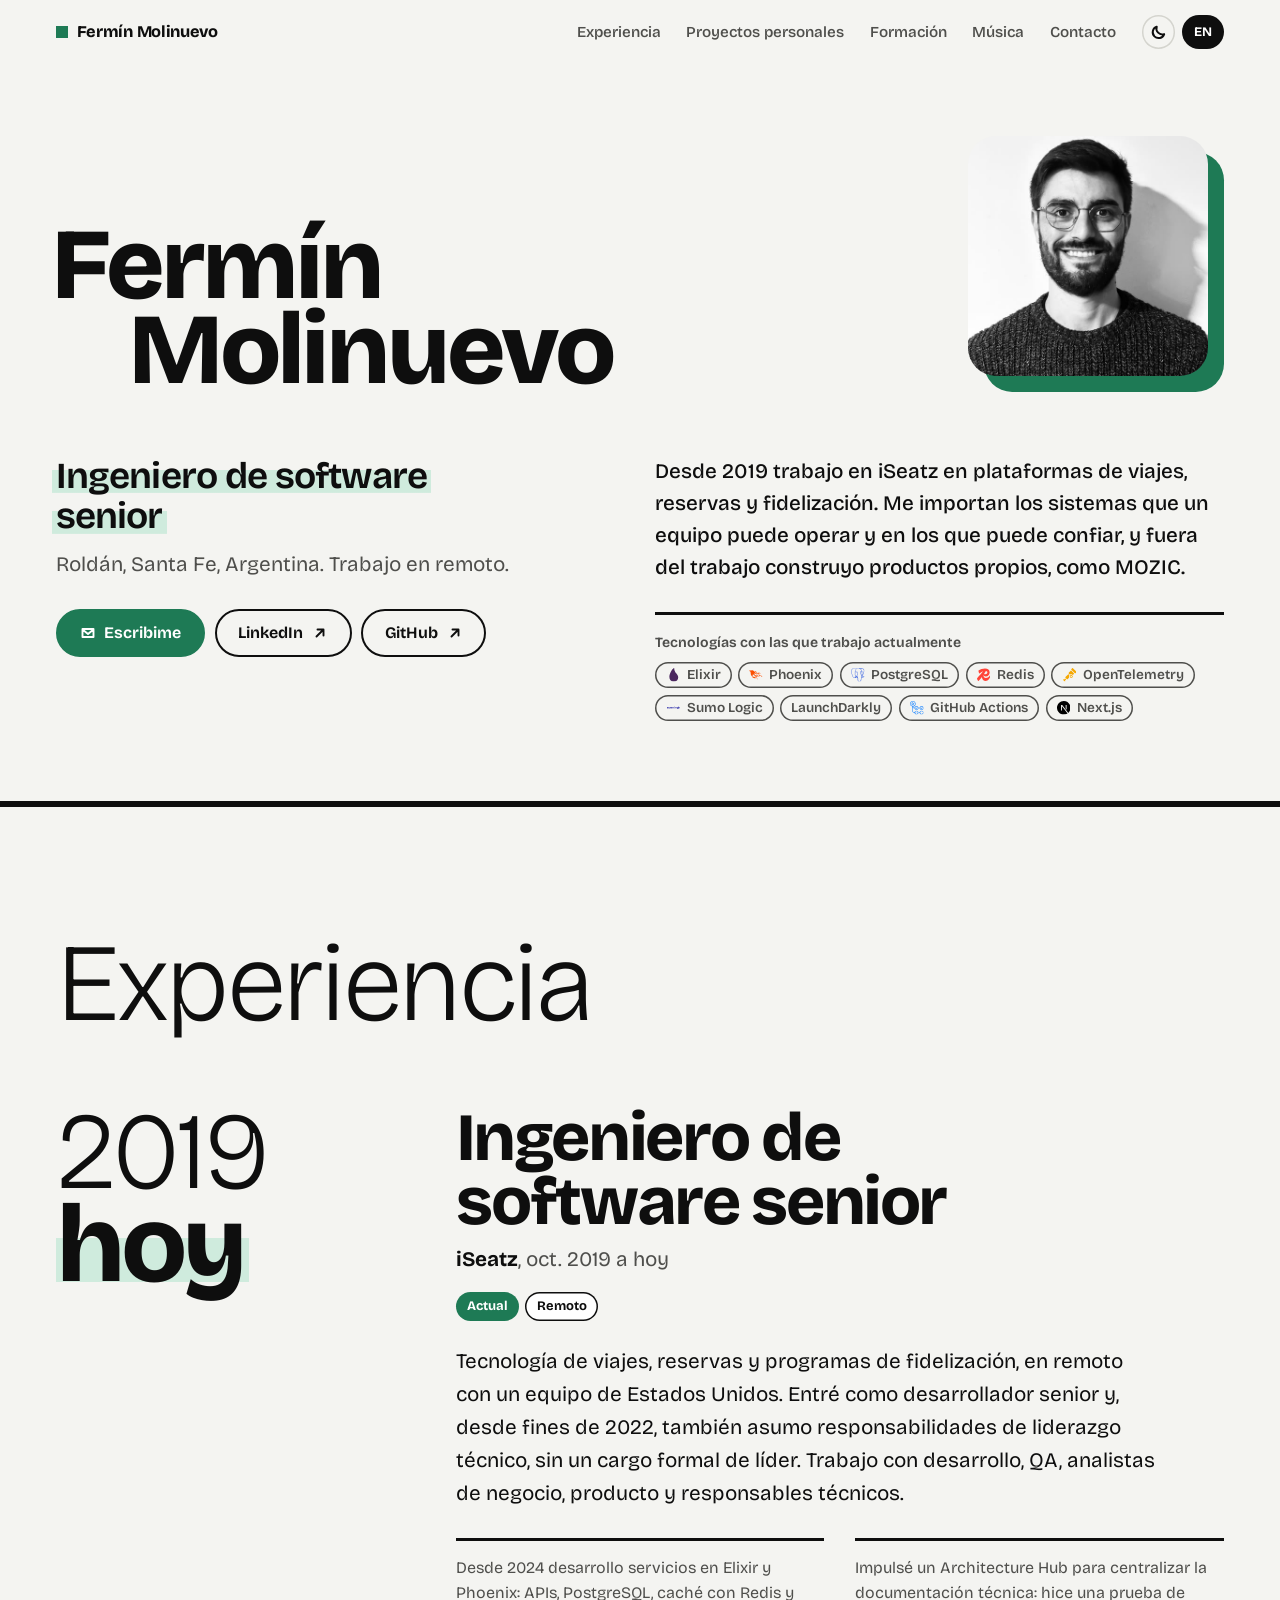
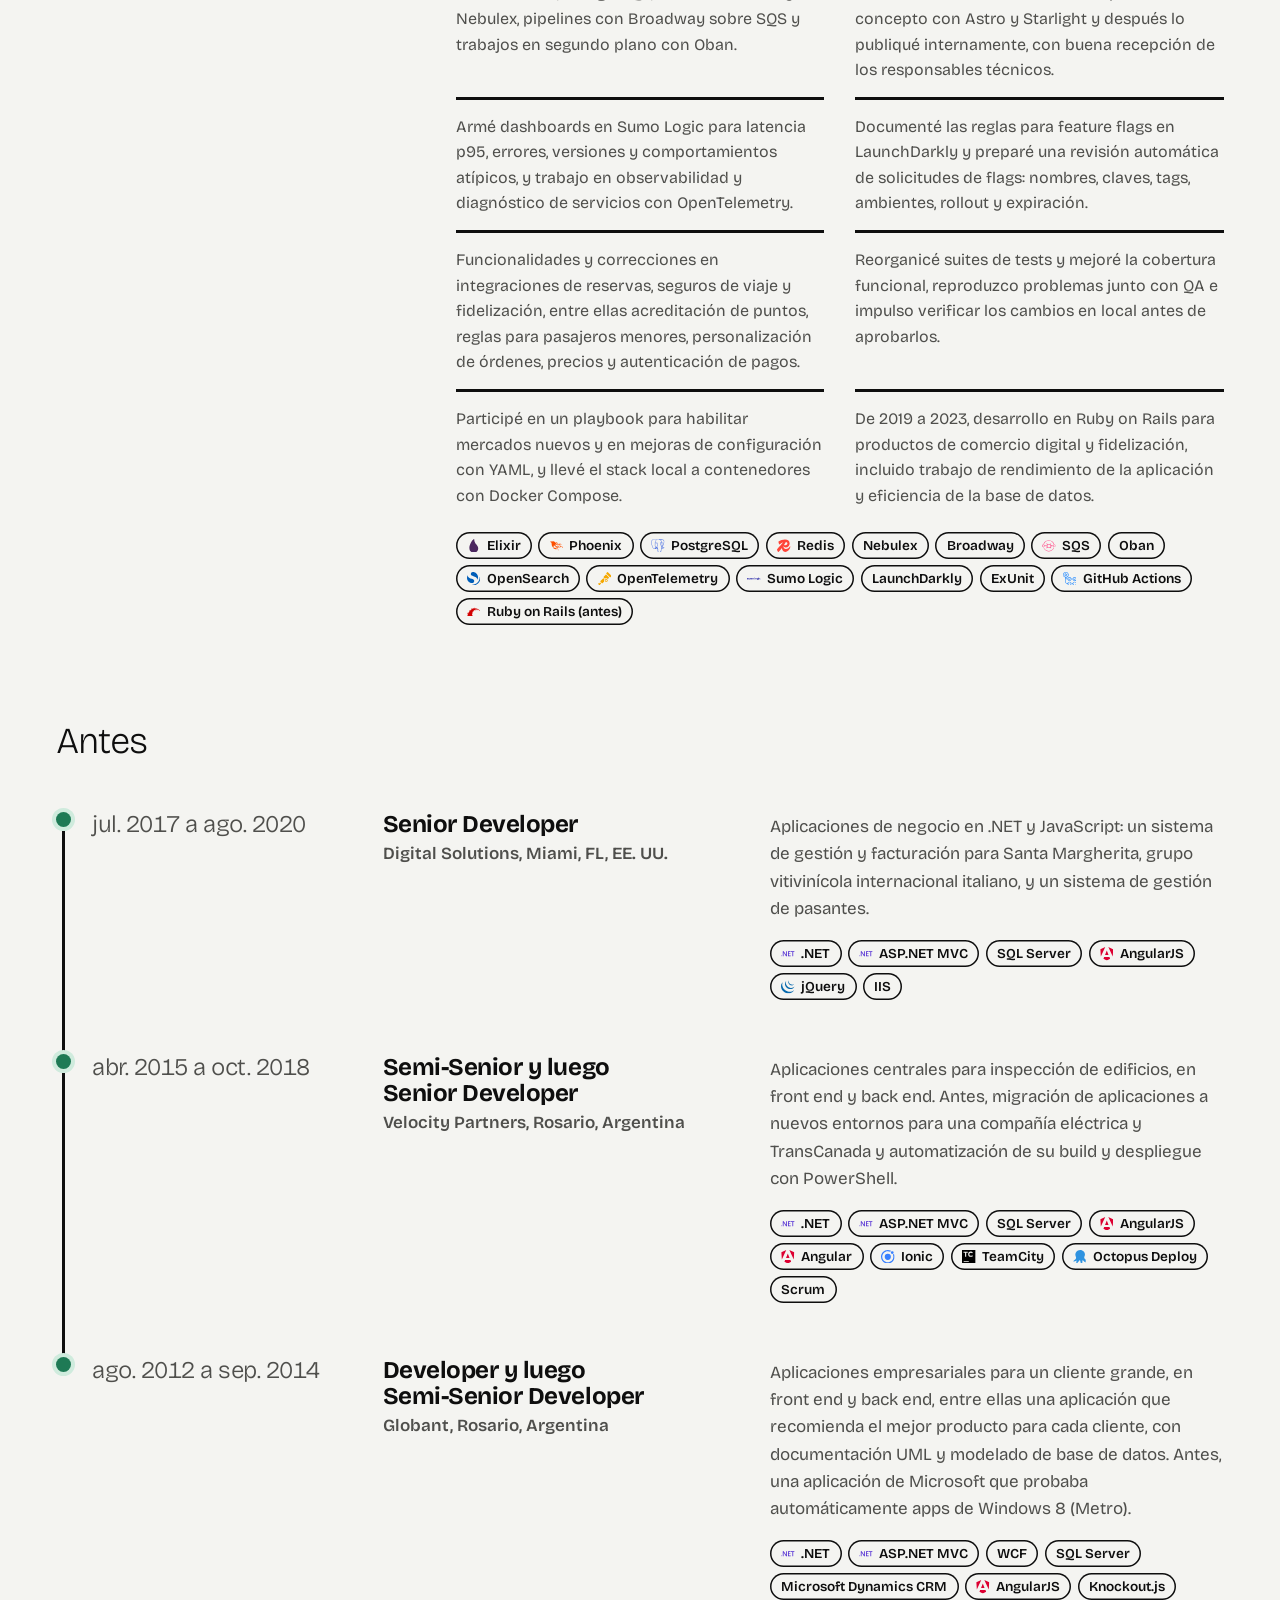
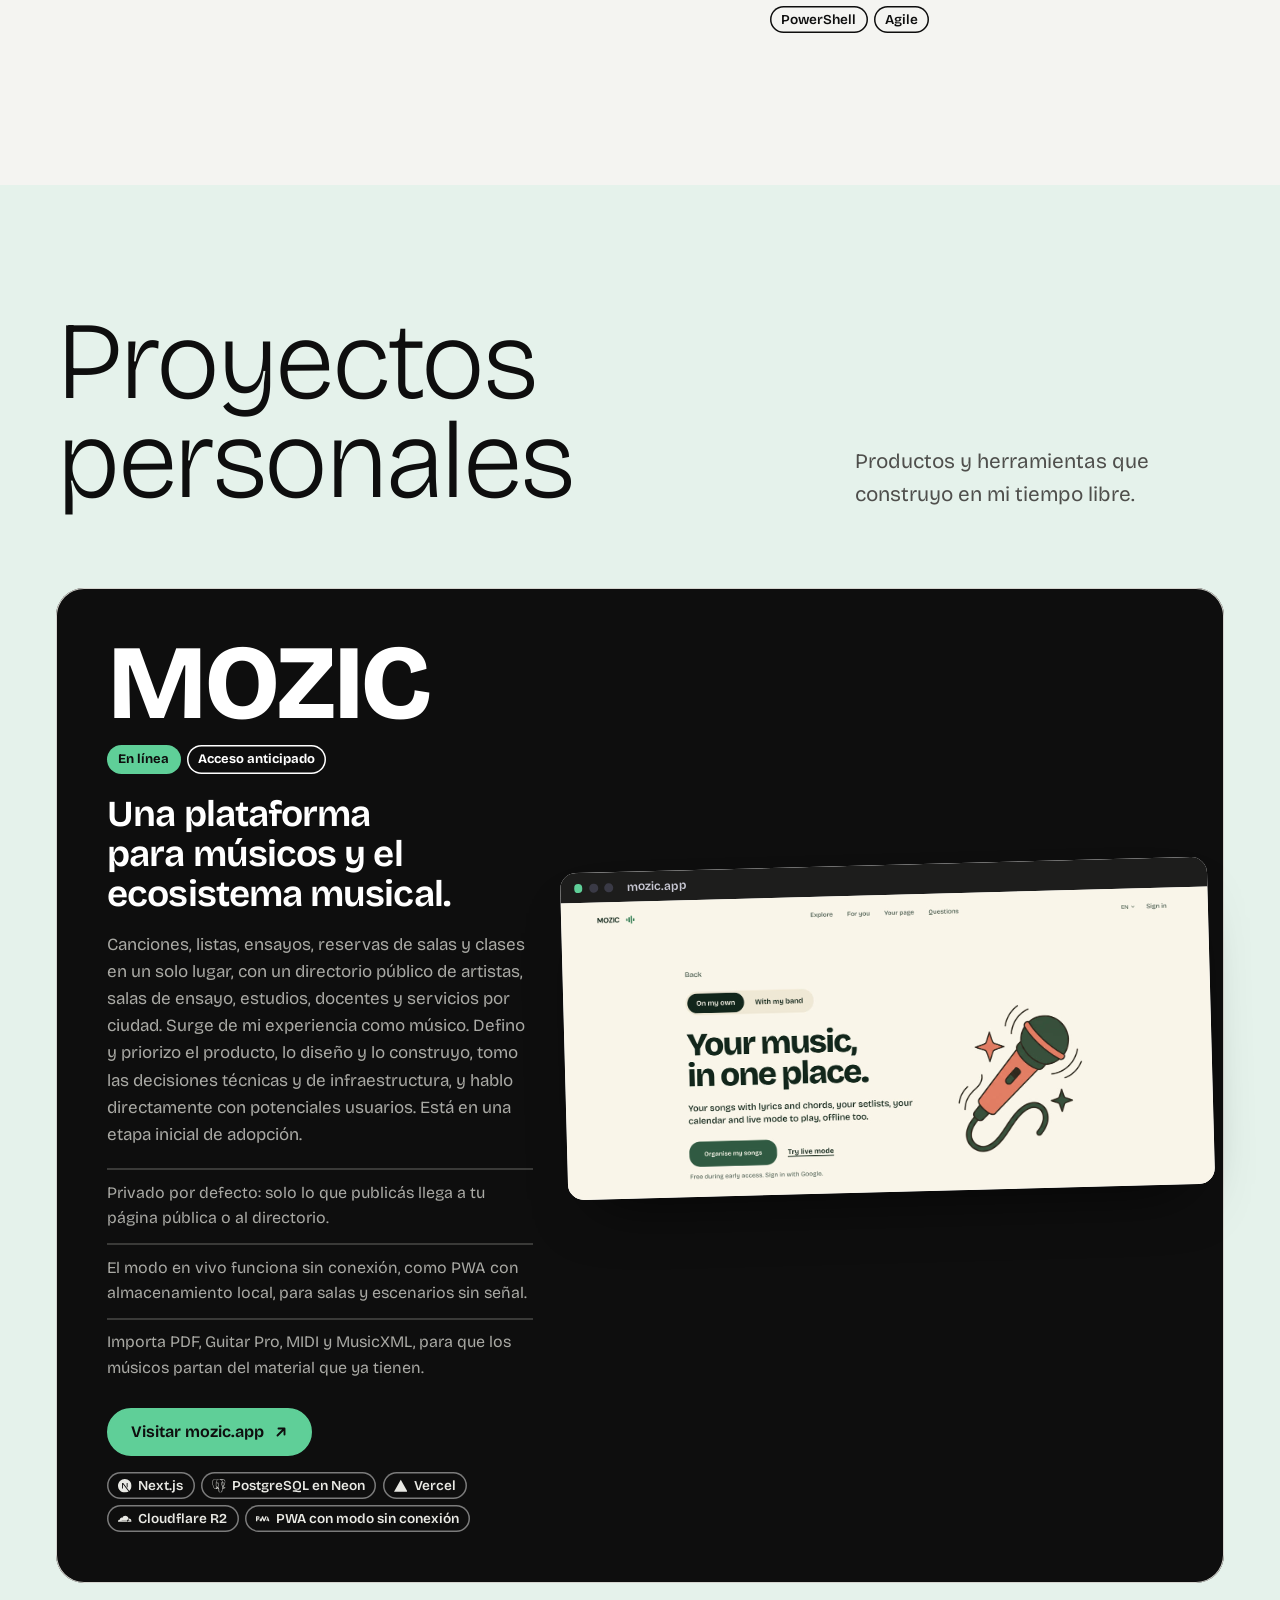
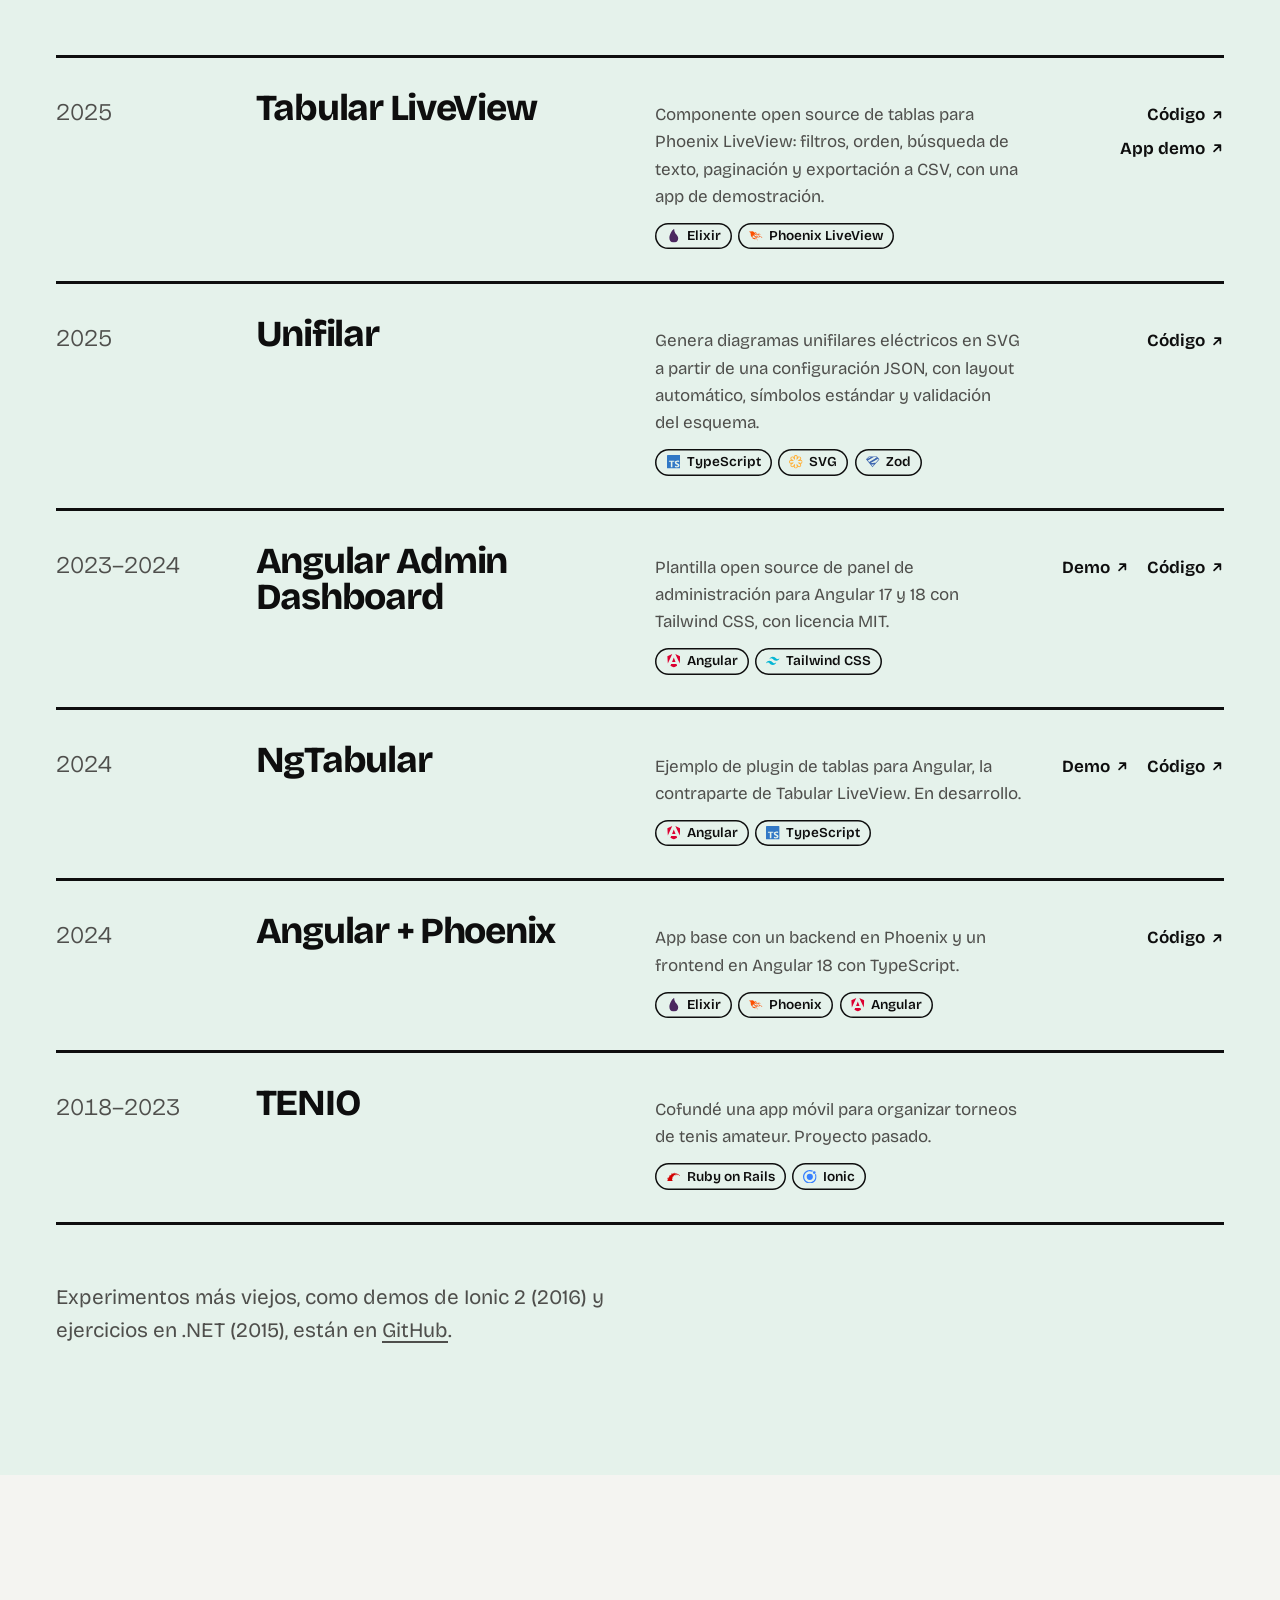
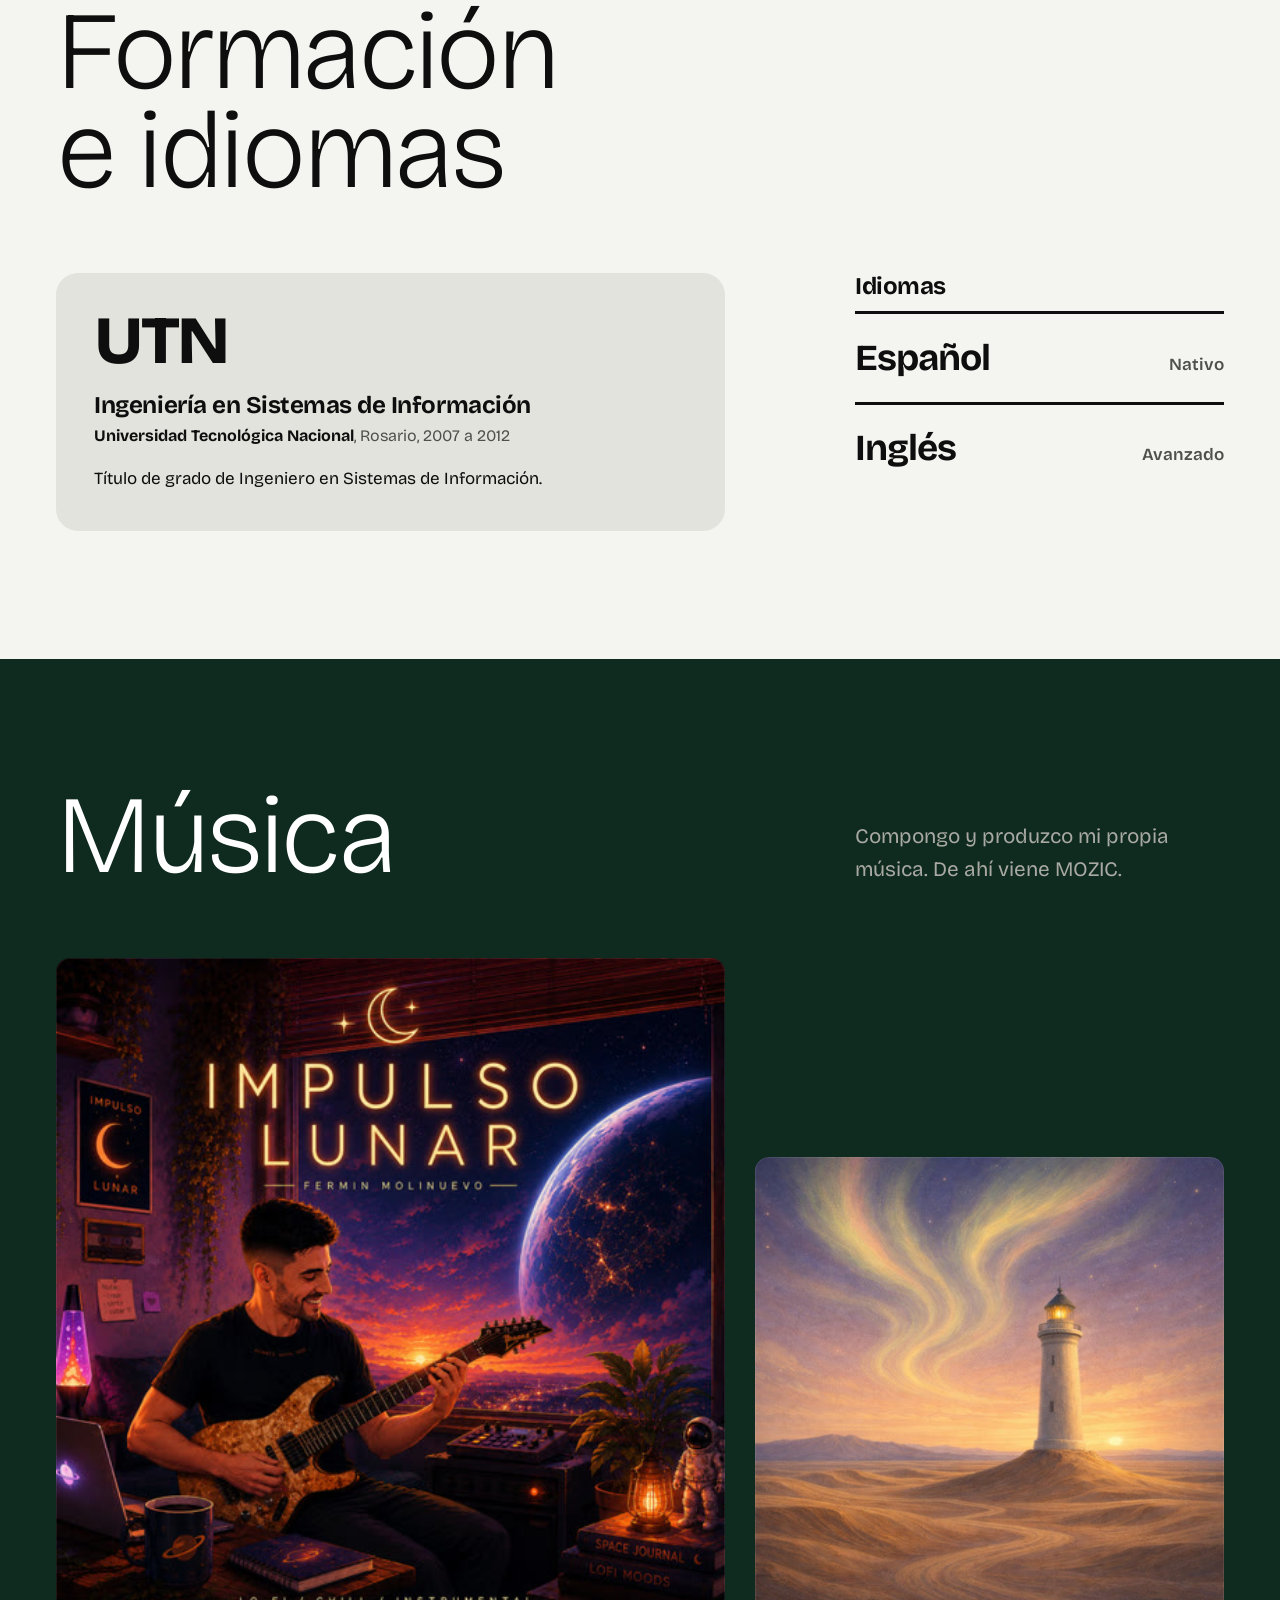
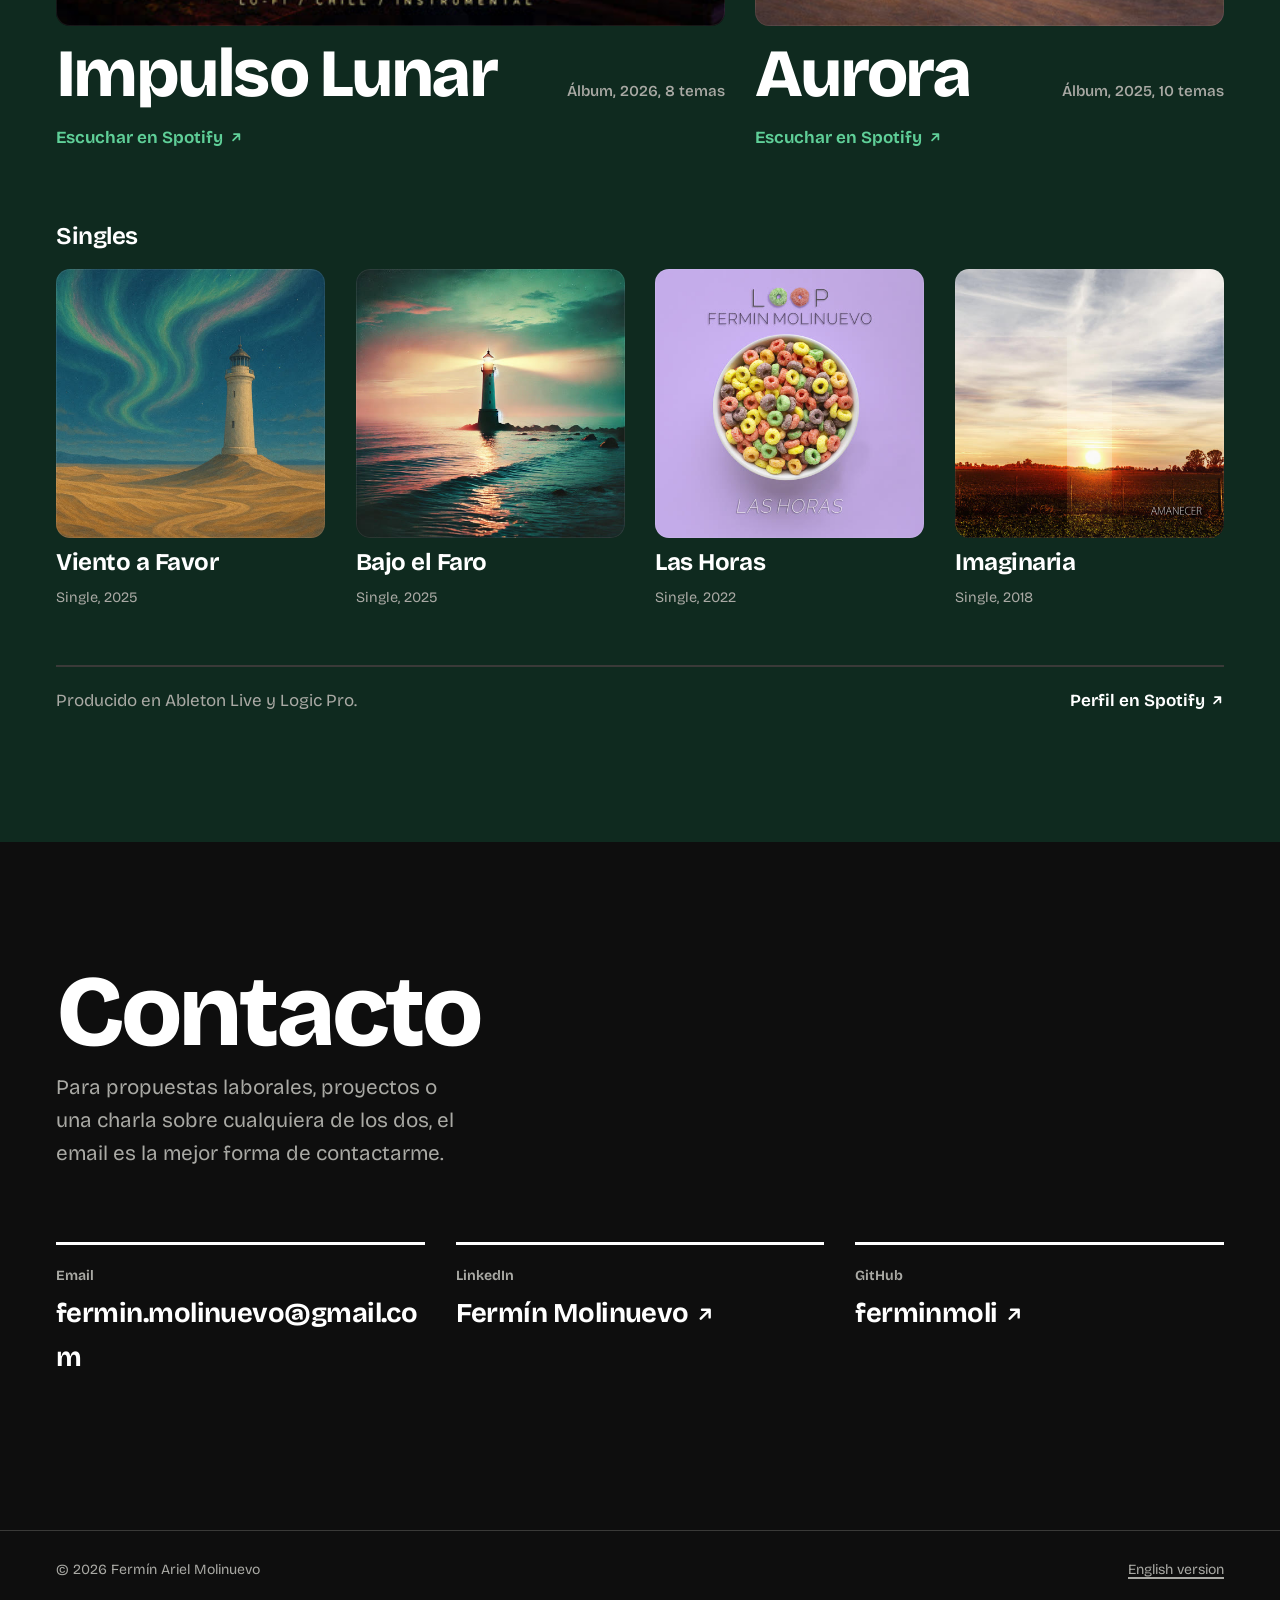
<file: es/index.html>
<!doctype html>
<html lang="es">
<head>
  <meta charset="utf-8">
  <meta name="viewport" content="width=device-width, initial-scale=1">
  <title>Fermín Molinuevo — Ingeniero de software senior</title>
  <meta name="description" content="Ingeniero de software senior en Roldán, Argentina. En iSeatz desde 2019, en plataformas de viajes, reservas y fidelización, y creador de MOZIC, una plataforma para músicos.">
  <meta name="author" content="Fermín Molinuevo">
  <link rel="canonical" href="https://ferminmoli.github.io/es/">
  <link rel="alternate" hreflang="en" href="https://ferminmoli.github.io/">
  <link rel="alternate" hreflang="es" href="https://ferminmoli.github.io/es/">
  <link rel="alternate" hreflang="x-default" href="https://ferminmoli.github.io/">

  <meta property="og:type" content="profile">
  <meta property="og:site_name" content="Fermín Molinuevo">
  <meta property="og:title" content="Fermín Molinuevo — Ingeniero de software senior">
  <meta property="og:description" content="Ingeniero de software en iSeatz desde 2019. Creador de MOZIC, una plataforma para músicos.">
  <meta property="og:url" content="https://ferminmoli.github.io/es/">
  <meta property="og:image" content="https://ferminmoli.github.io/assets/og-es.png">
  <meta property="og:image:width" content="1200">
  <meta property="og:image:height" content="630">
  <meta property="og:image:alt" content="Fermín Molinuevo, ingeniero de software senior.">
  <meta property="og:locale" content="es_AR">
  <meta property="og:locale:alternate" content="en_US">
  <meta property="profile:first_name" content="Fermín">
  <meta property="profile:last_name" content="Molinuevo">
  <meta name="twitter:card" content="summary_large_image">

  <meta name="theme-color" content="#f4f4f1" media="(prefers-color-scheme: light)">
  <meta name="theme-color" content="#101211" media="(prefers-color-scheme: dark)">
  <link rel="icon" href="../assets/favicon.svg" type="image/svg+xml">
  <link rel="icon" href="../favicon.ico" sizes="32x32">
  <link rel="apple-touch-icon" href="../assets/apple-touch-icon.png">
  <link rel="preload" href="../assets/fonts/bricolage-grotesque-latin-wght.woff2" as="font" type="font/woff2" crossorigin>
  <script>try{var t=localStorage.getItem("theme");if(t==="dark"||t==="light")document.documentElement.dataset.theme=t}catch(e){}</script>
  <link rel="stylesheet" href="../styles.css?v=5">
  <script src="../script.js?v=5" defer></script>

  <script type="application/ld+json">
  {
    "@context": "https://schema.org",
    "@type": "Person",
    "name": "Fermín Ariel Molinuevo",
    "alternateName": ["Fermín Molinuevo", "Fer Molinuevo"],
    "url": "https://ferminmoli.github.io/es/",
    "jobTitle": "Ingeniero de software senior",
    "worksFor": { "@type": "Organization", "name": "iSeatz" },
    "alumniOf": { "@type": "CollegeOrUniversity", "name": "Universidad Tecnológica Nacional, Facultad Regional Rosario" },
    "address": { "@type": "PostalAddress", "addressLocality": "Roldán", "addressRegion": "Santa Fe", "addressCountry": "AR" },
    "email": "mailto:fermin.molinuevo@gmail.com",
    "sameAs": ["https://www.linkedin.com/in/ferm%C3%ADn-molinuevo-76023b67/", "https://github.com/ferminmoli"],
    "knowsLanguage": ["es", "en"]
  }
  </script>
</head>
<body>
  <svg width="0" height="0" style="position:absolute" aria-hidden="true" focusable="false">
    <symbol id="i-out" viewBox="0 0 16 16"><path d="M4.5 11.5 11.5 4.5M5.5 4.5h6v6"/></symbol>
    <symbol id="i-sun" viewBox="0 0 16 16"><circle cx="8" cy="8" r="3"/><path d="M8 1.5v1.5M8 13v1.5M1.5 8H3M13 8h1.5M3.4 3.4l1 1M11.6 11.6l1 1M3.4 12.6l1-1M11.6 4.4l1-1"/></symbol>
    <symbol id="i-moon" viewBox="0 0 16 16"><path d="M13.5 9.6A5.6 5.6 0 0 1 6.4 2.5a5.6 5.6 0 1 0 7.1 7.1z"/></symbol>
    <symbol id="i-mail" viewBox="0 0 16 16"><path d="M2.5 4h11v8h-11zM2.5 4.5 8 9l5.5-4.5"/></symbol>
  </svg>

  <a class="skip-link" href="#main">Saltar al contenido</a>

  <header class="site-header">
    <div class="wrap">
      <a class="mark" href="./" aria-label="Fermín Molinuevo, inicio">Fermín Molinuevo</a>
      <nav class="nav" aria-label="Principal">
        <ul>
          <li class="sec"><a href="#experiencia">Experiencia</a></li>
          <li class="sec"><a href="#proyectos">Proyectos personales</a></li>
          <li class="sec"><a href="#formacion">Formación</a></li>
          <li class="sec"><a href="#musica">Música</a></li>
          <li class="sec"><a href="#contacto">Contacto</a></li>
          <li class="lang"><button class="theme-toggle" type="button" aria-pressed="false" aria-label="Modo oscuro" hidden><svg class="ico sun" aria-hidden="true"><use href="#i-sun"/></svg><svg class="ico moon" aria-hidden="true"><use href="#i-moon"/></svg></button><a href="../" hreflang="en" lang="en" aria-label="Read in English">EN</a></li>
        </ul>
      </nav>
    </div>
  </header>

  <main id="main">

    <section class="hero" aria-labelledby="name">
      <div class="wrap">
        <div class="hero-top">
          <h1 id="name"><span>Fermín</span> <span>Molinuevo</span></h1>
          <figure class="portrait">
            <img src="/assets/fermin.jpg" alt="Fermín Molinuevo" width="512" height="512" fetchpriority="high">
          </figure>
        </div>
        <div class="hero-grid">
          <div class="hero-id">
            <p class="role"><span>Ingeniero de software senior</span></p>
            <p class="where">Roldán, Santa Fe, Argentina. Trabajo en remoto.</p>
            <div class="actions">
              <a class="btn primary" href="mailto:fermin.molinuevo@gmail.com"><svg class="ico" aria-hidden="true"><use href="#i-mail"/></svg> Escribime</a>
              <a class="btn" href="https://www.linkedin.com/in/ferm%C3%ADn-molinuevo-76023b67/" rel="noopener">LinkedIn <svg class="ico out" aria-hidden="true"><use href="#i-out"/></svg></a>
              <a class="btn" href="https://github.com/ferminmoli" rel="noopener">GitHub <svg class="ico out" aria-hidden="true"><use href="#i-out"/></svg></a>
            </div>
          </div>
          <div class="hero-about">
            <p>Desde 2019 trabajo en iSeatz en plataformas de viajes, reservas y fidelización. Me importan los sistemas que un equipo puede operar y en los que puede confiar, y fuera del trabajo construyo productos propios, como MOZIC.</p>
            <div class="tech">
              <h2>Tecnologías con las que trabajo actualmente</h2>
              <ul class="chips">
                <li><svg class="ti ti-elixir" aria-hidden="true"><use href="/assets/tech.svg#elixir"/></svg>Elixir</li><li><svg class="ti ti-phoenixframework" aria-hidden="true"><use href="/assets/tech.svg#phoenixframework"/></svg>Phoenix</li><li><svg class="ti ti-postgresql" aria-hidden="true"><use href="/assets/tech.svg#postgresql"/></svg>PostgreSQL</li><li><svg class="ti ti-redis" aria-hidden="true"><use href="/assets/tech.svg#redis"/></svg>Redis</li><li><svg class="ti ti-opentelemetry" aria-hidden="true"><use href="/assets/tech.svg#opentelemetry"/></svg>OpenTelemetry</li><li><svg class="ti ti-sumologic" aria-hidden="true"><use href="/assets/tech.svg#sumologic"/></svg>Sumo Logic</li><li>LaunchDarkly</li><li><svg class="ti ti-githubactions" aria-hidden="true"><use href="/assets/tech.svg#githubactions"/></svg>GitHub Actions</li><li><svg class="ti ti-nextdotjs" aria-hidden="true"><use href="/assets/tech.svg#nextdotjs"/></svg>Next.js</li>
              </ul>
            </div>
          </div>
        </div>
      </div>
    </section>

    <section class="section" id="experiencia" aria-labelledby="exp-title">
      <div class="wrap">
        <header class="section-head">
          <h2 id="exp-title">Experiencia</h2>
        </header>

        <article class="exp-lead" aria-labelledby="iseatz-title">
          <p class="years" aria-hidden="true">2019<b>hoy</b></p>
          <div class="exp-body">
            <h3 id="iseatz-title">Ingeniero de software senior</h3>
            <p class="org"><strong>iSeatz</strong>, oct. 2019 a hoy</p>
            <ul class="badges"><li class="badge now">Actual</li><li class="badge">Remoto</li></ul>
            <p class="summary">Tecnología de viajes, reservas y programas de fidelización, en remoto con un equipo de Estados Unidos. Entré como desarrollador senior y, desde fines de 2022, también asumo responsabilidades de liderazgo técnico, sin un cargo formal de líder. Trabajo con desarrollo, QA, analistas de negocio, producto y responsables técnicos.</p>
            <ul class="points">
              <li>Desde 2024 desarrollo servicios en Elixir y Phoenix: APIs, PostgreSQL, caché con Redis y Nebulex, pipelines con Broadway sobre SQS y trabajos en segundo plano con Oban.</li>
              <li>Impulsé un Architecture Hub para centralizar la documentación técnica: hice una prueba de concepto con Astro y Starlight y después lo publiqué internamente, con buena recepción de los responsables técnicos.</li>
              <li>Armé dashboards en Sumo Logic para latencia p95, errores, versiones y comportamientos atípicos, y trabajo en observabilidad y diagnóstico de servicios con OpenTelemetry.</li>
              <li>Documenté las reglas para feature flags en LaunchDarkly y preparé una revisión automática de solicitudes de flags: nombres, claves, tags, ambientes, rollout y expiración.</li>
              <li>Funcionalidades y correcciones en integraciones de reservas, seguros de viaje y fidelización, entre ellas acreditación de puntos, reglas para pasajeros menores, personalización de órdenes, precios y autenticación de pagos.</li>
              <li>Reorganicé suites de tests y mejoré la cobertura funcional, reproduzco problemas junto con QA e impulso verificar los cambios en local antes de aprobarlos.</li>
              <li>Participé en un playbook para habilitar mercados nuevos y en mejoras de configuración con YAML, y llevé el stack local a contenedores con Docker Compose.</li>
              <li>De 2019 a 2023, desarrollo en Ruby on Rails para productos de comercio digital y fidelización, incluido trabajo de rendimiento de la aplicación y eficiencia de la base de datos.</li>
            </ul>
            <ul class="chips stackline" aria-label="Tecnologías en iSeatz">
              <li><svg class="ti ti-elixir" aria-hidden="true"><use href="/assets/tech.svg#elixir"/></svg>Elixir</li><li><svg class="ti ti-phoenixframework" aria-hidden="true"><use href="/assets/tech.svg#phoenixframework"/></svg>Phoenix</li><li><svg class="ti ti-postgresql" aria-hidden="true"><use href="/assets/tech.svg#postgresql"/></svg>PostgreSQL</li><li><svg class="ti ti-redis" aria-hidden="true"><use href="/assets/tech.svg#redis"/></svg>Redis</li><li>Nebulex</li><li>Broadway</li><li><svg class="ti ti-amazonsqs" aria-hidden="true"><use href="/assets/tech.svg#amazonsqs"/></svg>SQS</li><li>Oban</li><li><svg class="ti ti-opensearch" aria-hidden="true"><use href="/assets/tech.svg#opensearch"/></svg>OpenSearch</li><li><svg class="ti ti-opentelemetry" aria-hidden="true"><use href="/assets/tech.svg#opentelemetry"/></svg>OpenTelemetry</li><li><svg class="ti ti-sumologic" aria-hidden="true"><use href="/assets/tech.svg#sumologic"/></svg>Sumo Logic</li><li>LaunchDarkly</li><li>ExUnit</li><li><svg class="ti ti-githubactions" aria-hidden="true"><use href="/assets/tech.svg#githubactions"/></svg>GitHub Actions</li><li><svg class="ti ti-rubyonrails" aria-hidden="true"><use href="/assets/tech.svg#rubyonrails"/></svg>Ruby on Rails (antes)</li>
            </ul>
          </div>
        </article>

        <div class="earlier">
          <h3>Antes</h3>
          <article class="job" aria-labelledby="ds-title">
            <p class="when">jul. 2017 a ago. 2020</p>
            <div class="what"><h4 id="ds-title">Senior Developer</h4><p class="company">Digital Solutions, Miami, FL, EE. UU.</p></div>
            <p class="summary">Aplicaciones de negocio en .NET y JavaScript: un sistema de gestión y facturación para Santa Margherita, grupo vitivinícola internacional italiano, y un sistema de gestión de pasantes.</p>
            <ul class="chips job-chips"><li><svg class="ti ti-dotnet" aria-hidden="true"><use href="/assets/tech.svg#dotnet"/></svg>.NET</li><li><svg class="ti ti-dotnet" aria-hidden="true"><use href="/assets/tech.svg#dotnet"/></svg>ASP.NET MVC</li><li>SQL Server</li><li><svg class="ti ti-angular" aria-hidden="true"><use href="/assets/tech.svg#angular"/></svg>AngularJS</li><li><svg class="ti ti-jquery" aria-hidden="true"><use href="/assets/tech.svg#jquery"/></svg>jQuery</li><li>IIS</li></ul>
          </article>
          <article class="job" aria-labelledby="vp-title">
            <p class="when">abr. 2015 a oct. 2018</p>
            <div class="what"><h4 id="vp-title">Semi-Senior y luego Senior Developer</h4><p class="company">Velocity Partners, Rosario, Argentina</p></div>
            <p class="summary">Aplicaciones centrales para inspección de edificios, en front end y back end. Antes, migración de aplicaciones a nuevos entornos para una compañía eléctrica y TransCanada y automatización de su build y despliegue con PowerShell.</p>
            <ul class="chips job-chips"><li><svg class="ti ti-dotnet" aria-hidden="true"><use href="/assets/tech.svg#dotnet"/></svg>.NET</li><li><svg class="ti ti-dotnet" aria-hidden="true"><use href="/assets/tech.svg#dotnet"/></svg>ASP.NET MVC</li><li>SQL Server</li><li><svg class="ti ti-angular" aria-hidden="true"><use href="/assets/tech.svg#angular"/></svg>AngularJS</li><li><svg class="ti ti-angular" aria-hidden="true"><use href="/assets/tech.svg#angular"/></svg>Angular</li><li><svg class="ti ti-ionic" aria-hidden="true"><use href="/assets/tech.svg#ionic"/></svg>Ionic</li><li><svg class="ti ti-teamcity" aria-hidden="true"><use href="/assets/tech.svg#teamcity"/></svg>TeamCity</li><li><svg class="ti ti-octopusdeploy" aria-hidden="true"><use href="/assets/tech.svg#octopusdeploy"/></svg>Octopus Deploy</li><li>Scrum</li></ul>
          </article>
          <article class="job" aria-labelledby="gl-title">
            <p class="when">ago. 2012 a sep. 2014</p>
            <div class="what"><h4 id="gl-title">Developer y luego Semi-Senior Developer</h4><p class="company">Globant, Rosario, Argentina</p></div>
            <p class="summary">Aplicaciones empresariales para un cliente grande, en front end y back end, entre ellas una aplicación que recomienda el mejor producto para cada cliente, con documentación UML y modelado de base de datos. Antes, una aplicación de Microsoft que probaba automáticamente apps de Windows 8 (Metro).</p>
            <ul class="chips job-chips"><li><svg class="ti ti-dotnet" aria-hidden="true"><use href="/assets/tech.svg#dotnet"/></svg>.NET</li><li><svg class="ti ti-dotnet" aria-hidden="true"><use href="/assets/tech.svg#dotnet"/></svg>ASP.NET MVC</li><li>WCF</li><li>SQL Server</li><li>Microsoft Dynamics CRM</li><li><svg class="ti ti-angular" aria-hidden="true"><use href="/assets/tech.svg#angular"/></svg>AngularJS</li><li>Knockout.js</li><li>PowerShell</li><li>Agile</li></ul>
          </article>
        </div>
      </div>
    </section>

    <section class="section projects-section" id="proyectos" aria-labelledby="projects-title">
      <div class="wrap">
        <header class="section-head">
          <h2 id="projects-title">Proyectos personales</h2>
          <p>Productos y herramientas que construyo en mi tiempo libre.</p>
        </header>

        <article class="feature" aria-labelledby="mozic-title">
          <div class="feature-text">
            <h3 id="mozic-title">MOZIC</h3>
            <ul class="badges"><li class="badge now">En línea</li><li class="badge">Acceso anticipado</li></ul>
            <p class="tagline">Una plataforma para músicos y el ecosistema musical.</p>
            <p class="summary">Canciones, listas, ensayos, reservas de salas y clases en un solo lugar, con un directorio público de artistas, salas de ensayo, estudios, docentes y servicios por ciudad. Surge de mi experiencia como músico. Defino y priorizo el producto, lo diseño y lo construyo, tomo las decisiones técnicas y de infraestructura, y hablo directamente con potenciales usuarios. Está en una etapa inicial de adopción.</p>
            <ul class="points">
              <li>Privado por defecto: solo lo que publicás llega a tu página pública o al directorio.</li>
              <li>El modo en vivo funciona sin conexión, como PWA con almacenamiento local, para salas y escenarios sin señal.</li>
              <li>Importa PDF, Guitar Pro, MIDI y MusicXML, para que los músicos partan del material que ya tienen.</li>
            </ul>
            <div class="actions">
              <a class="btn primary" href="https://www.mozic.app/es" rel="noopener">Visitar mozic.app <svg class="ico out" aria-hidden="true"><use href="#i-out"/></svg></a>
              <ul class="chips on-dark"><li><svg class="ti ti-nextdotjs" aria-hidden="true"><use href="/assets/tech.svg#nextdotjs"/></svg>Next.js</li><li><svg class="ti ti-postgresql" aria-hidden="true"><use href="/assets/tech.svg#postgresql"/></svg>PostgreSQL en Neon</li><li><svg class="ti ti-vercel" aria-hidden="true"><use href="/assets/tech.svg#vercel"/></svg>Vercel</li><li><svg class="ti ti-cloudflare" aria-hidden="true"><use href="/assets/tech.svg#cloudflare"/></svg>Cloudflare R2</li><li><svg class="ti ti-pwa" aria-hidden="true"><use href="/assets/tech.svg#pwa"/></svg>PWA con modo sin conexión</li></ul>
            </div>
          </div>
          <div class="feature-media">
            <a class="shot" href="https://www.mozic.app/es/for-you/music" rel="noopener">
              <div class="frame">
                <div class="bar" aria-hidden="true"><i></i><i></i><i></i><span>mozic.app</span></div>
                <img src="../assets/mozic-musicians.jpg" width="1600" height="733" loading="lazy" decoding="async" alt="Página de MOZIC para músicos (versión en inglés): “Your music, in one place.” Canciones con letra y acordes, listas, calendario y un modo en vivo que también funciona sin conexión.">
              </div>
            </a>
          </div>
        </article>

        <ul class="project-list">
          <li class="project-row">
            <span class="year">2025</span>
            <h3 id="tlv-title">Tabular LiveView</h3>
            <div class="desc"><p>Componente open source de tablas para Phoenix LiveView: filtros, orden, búsqueda de texto, paginación y exportación a CSV, con una app de demostración.</p><ul class="chips"><li><svg class="ti ti-elixir" aria-hidden="true"><use href="/assets/tech.svg#elixir"/></svg>Elixir</li><li><svg class="ti ti-phoenixframework" aria-hidden="true"><use href="/assets/tech.svg#phoenixframework"/></svg>Phoenix LiveView</li></ul></div>
            <div class="links"><a class="ext" href="https://github.com/ferminmoli/tabular_live_view" rel="noopener">Código <svg class="ico" aria-hidden="true"><use href="#i-out"/></svg></a><a class="ext" href="https://github.com/ferminmoli/tabular_live_view_demo" rel="noopener">App demo <svg class="ico" aria-hidden="true"><use href="#i-out"/></svg></a></div>
          </li>
          <li class="project-row">
            <span class="year">2025</span>
            <h3 id="uni-title">Unifilar</h3>
            <div class="desc"><p>Genera diagramas unifilares eléctricos en SVG a partir de una configuración JSON, con layout automático, símbolos estándar y validación del esquema.</p><ul class="chips"><li><svg class="ti ti-typescript" aria-hidden="true"><use href="/assets/tech.svg#typescript"/></svg>TypeScript</li><li><svg class="ti ti-svg" aria-hidden="true"><use href="/assets/tech.svg#svg"/></svg>SVG</li><li><svg class="ti ti-zod" aria-hidden="true"><use href="/assets/tech.svg#zod"/></svg>Zod</li></ul></div>
            <div class="links"><a class="ext" href="https://github.com/ferminmoli/unifilar-v2" rel="noopener">Código <svg class="ico" aria-hidden="true"><use href="#i-out"/></svg></a></div>
          </li>
          <li class="project-row">
            <span class="year">2023–2024</span>
            <h3 id="adm-title">Angular Admin Dashboard</h3>
            <div class="desc"><p>Plantilla open source de panel de administración para Angular 17 y 18 con Tailwind CSS, con licencia MIT.</p><ul class="chips"><li><svg class="ti ti-angular" aria-hidden="true"><use href="/assets/tech.svg#angular"/></svg>Angular</li><li><svg class="ti ti-tailwindcss" aria-hidden="true"><use href="/assets/tech.svg#tailwindcss"/></svg>Tailwind CSS</li></ul></div>
            <div class="links"><a class="ext" href="https://angular-18-admin.vercel.app" rel="noopener">Demo <svg class="ico" aria-hidden="true"><use href="#i-out"/></svg></a><a class="ext" href="https://github.com/ferminmoli/angular-18-admin" rel="noopener">Código <svg class="ico" aria-hidden="true"><use href="#i-out"/></svg></a></div>
          </li>
          <li class="project-row">
            <span class="year">2024</span>
            <h3 id="ngt-title">NgTabular</h3>
            <div class="desc"><p>Ejemplo de plugin de tablas para Angular, la contraparte de Tabular LiveView. En desarrollo.</p><ul class="chips"><li><svg class="ti ti-angular" aria-hidden="true"><use href="/assets/tech.svg#angular"/></svg>Angular</li><li><svg class="ti ti-typescript" aria-hidden="true"><use href="/assets/tech.svg#typescript"/></svg>TypeScript</li></ul></div>
            <div class="links"><a class="ext" href="https://ng-tabular.vercel.app" rel="noopener">Demo <svg class="ico" aria-hidden="true"><use href="#i-out"/></svg></a><a class="ext" href="https://github.com/ferminmoli/ng-tabular" rel="noopener">Código <svg class="ico" aria-hidden="true"><use href="#i-out"/></svg></a></div>
          </li>
          <li class="project-row">
            <span class="year">2024</span>
            <h3 id="ap-title">Angular + Phoenix</h3>
            <div class="desc"><p>App base con un backend en Phoenix y un frontend en Angular 18 con TypeScript.</p><ul class="chips"><li><svg class="ti ti-elixir" aria-hidden="true"><use href="/assets/tech.svg#elixir"/></svg>Elixir</li><li><svg class="ti ti-phoenixframework" aria-hidden="true"><use href="/assets/tech.svg#phoenixframework"/></svg>Phoenix</li><li><svg class="ti ti-angular" aria-hidden="true"><use href="/assets/tech.svg#angular"/></svg>Angular</li></ul></div>
            <div class="links"><a class="ext" href="https://github.com/ferminmoli/angular-phoenix" rel="noopener">Código <svg class="ico" aria-hidden="true"><use href="#i-out"/></svg></a></div>
          </li>
          <li class="project-row">
            <span class="year">2018–2023</span>
            <h3 id="tenio-title">TENIO</h3>
            <div class="desc"><p>Cofundé una app móvil para organizar torneos de tenis amateur. Proyecto pasado.</p><ul class="chips"><li><svg class="ti ti-rubyonrails" aria-hidden="true"><use href="/assets/tech.svg#rubyonrails"/></svg>Ruby on Rails</li><li><svg class="ti ti-ionic" aria-hidden="true"><use href="/assets/tech.svg#ionic"/></svg>Ionic</li></ul></div>
            <div class="links"></div>
          </li>
        </ul>

        <p class="archive">Experimentos más viejos, como demos de Ionic 2 (2016) y ejercicios en .NET (2015), están en <a class="link" href="https://github.com/ferminmoli?tab=repositories" rel="noopener">GitHub</a>.</p>
      </div>
    </section>

    <section class="section" id="formacion" aria-labelledby="edu-title">
      <div class="wrap">
        <header class="section-head">
          <h2 id="edu-title">Formación e idiomas</h2>
        </header>
        <div class="edu-grid">
          <article class="degree" aria-labelledby="utn-title">
            <p class="uni" aria-hidden="true">UTN</p>
            <h3 id="utn-title">Ingeniería en Sistemas de Información</h3>
            <p class="org"><strong>Universidad Tecnológica Nacional</strong>, Rosario, 2007 a 2012</p>
            <p class="summary">Título de grado de Ingeniero en Sistemas de Información.</p>
          </article>
          <article class="langs-block" aria-labelledby="lang-title">
            <h3 id="lang-title">Idiomas</h3>
            <ul class="langs">
              <li><span>Español</span><span>Nativo</span></li>
              <li><span>Inglés</span><span>Avanzado</span></li>
            </ul>
          </article>
        </div>
      </div>
    </section>

    <section class="section beyond" id="musica" aria-labelledby="music-title">
      <div class="wrap">
        <header class="section-head">
          <h2 id="music-title">Música</h2>
          <p>Compongo y produzco mi propia música. De ahí viene MOZIC.</p>
        </header>
        <div class="albums">
          <article class="album">
            <a href="https://open.spotify.com/album/2nCv5PVJx56BfJVgFIRnol" rel="noopener">
              <div class="cover"><img src="../assets/music/impulso-lunar.jpg" width="480" height="480" loading="lazy" decoding="async" alt="Portada de Impulso Lunar"></div>
              <div class="info"><h3>Impulso Lunar</h3><span class="facts">Álbum, 2026, 8 temas</span></div>
              <span class="listen">Escuchar en Spotify <svg class="ico" aria-hidden="true"><use href="#i-out"/></svg></span>
            </a>
          </article>
          <article class="album">
            <a href="https://open.spotify.com/album/065LUFHO4yh2nySooH5Ysq" rel="noopener">
              <div class="cover"><img src="../assets/music/aurora.jpg" width="480" height="480" loading="lazy" decoding="async" alt="Portada de Aurora"></div>
              <div class="info"><h3>Aurora</h3><span class="facts">Álbum, 2025, 10 temas</span></div>
              <span class="listen">Escuchar en Spotify <svg class="ico" aria-hidden="true"><use href="#i-out"/></svg></span>
            </a>
          </article>
        </div>
        <h3 class="singles-head">Singles</h3>
        <ul class="singles">
          <li class="single">
            <a href="https://open.spotify.com/album/7xdmWLe3YWV6LiByfxHTbD" rel="noopener" aria-label="Viento a Favor, Single 2025, Escuchar en Spotify">
              <div class="cover"><img src="../assets/music/viento-a-favor.jpg" width="480" height="480" loading="lazy" decoding="async" alt=""></div>
              <h4>Viento a Favor</h4>
              <span class="facts">Single, 2025</span>
            </a>
          </li>
          <li class="single">
            <a href="https://open.spotify.com/album/2xr4WsJsuYHHw37UudzLKC" rel="noopener" aria-label="Bajo el Faro, Single 2025, Escuchar en Spotify">
              <div class="cover"><img src="../assets/music/bajo-el-faro.jpg" width="480" height="480" loading="lazy" decoding="async" alt=""></div>
              <h4>Bajo el Faro</h4>
              <span class="facts">Single, 2025</span>
            </a>
          </li>
          <li class="single">
            <a href="https://open.spotify.com/album/6vs9PW8AItQgmit4Rp21av" rel="noopener" aria-label="Las Horas, Single 2022, Escuchar en Spotify">
              <div class="cover"><img src="../assets/music/las-horas.jpg" width="480" height="480" loading="lazy" decoding="async" alt=""></div>
              <h4>Las Horas</h4>
              <span class="facts">Single, 2022</span>
            </a>
          </li>
          <li class="single">
            <a href="https://open.spotify.com/album/1bdcm1KkyeOHKVt7MRnFJC" rel="noopener" aria-label="Imaginaria, Single 2018, Escuchar en Spotify">
              <div class="cover"><img src="../assets/music/imaginaria.jpg" width="480" height="480" loading="lazy" decoding="async" alt=""></div>
              <h4>Imaginaria</h4>
              <span class="facts">Single, 2018</span>
            </a>
          </li>
        </ul>
        <div class="music-foot">
          <p>Producido en Ableton Live y Logic Pro.</p>
          <a class="ext" href="https://open.spotify.com/artist/3q8XEFAj1btj3OS87Q7dwW" rel="noopener">Perfil en Spotify <svg class="ico" aria-hidden="true"><use href="#i-out"/></svg></a>
        </div>
      </div>
    </section>

    <section class="section contact" id="contacto" aria-labelledby="contact-title">
      <div class="wrap">
        <header class="section-head">
          <h2 id="contact-title">Contacto</h2>
          <p>Para propuestas laborales, proyectos o una charla sobre cualquiera de los dos, el email es la mejor forma de contactarme.</p>
        </header>
        <ul class="contact-list">
          <li><a href="mailto:fermin.molinuevo@gmail.com"><span class="k">Email</span><span class="v">fermin.molinuevo@gmail.com</span></a></li>
          <li><a href="https://www.linkedin.com/in/ferm%C3%ADn-molinuevo-76023b67/" rel="noopener me"><span class="k">LinkedIn</span><span class="v">Fermín Molinuevo <svg class="ico" aria-hidden="true"><use href="#i-out"/></svg></span></a></li>
          <li><a href="https://github.com/ferminmoli" rel="noopener me"><span class="k">GitHub</span><span class="v">ferminmoli <svg class="ico" aria-hidden="true"><use href="#i-out"/></svg></span></a></li>
        </ul>
      </div>
    </section>
  </main>

  <footer class="site-footer">
    <div class="wrap">
      <p>© 2026 Fermín Ariel Molinuevo</p>
      <p><a class="link" href="../" hreflang="en" lang="en">English version</a></p>
    </div>
  </footer>
</body>
</html>
</file>
<file: styles.css>
/* Fermín Molinuevo — portfolio
   Editorial direction: black and white; inverted black spreads (MOZIC,
   beyond work, contact), one type family pushed to extreme weight contrast, a 12-column grid
   cut asymmetrically. Plain CSS, no build step. Fonts are self-hosted. */

@font-face {
  font-family: "Bricolage Grotesque";
  src: url("assets/fonts/bricolage-grotesque-latin-wght.woff2") format("woff2");
  font-weight: 200 800;
  font-style: normal;
  font-display: swap;
}

:root {
  --ground: #f4f4f1;
  --white: #ffffff;
  --ink: #0e0e0e;
  --ink-soft: #4f4f4c;
  --rule: #d4d4ce;
  --stone: #e3e3dd;
  --mist: #ecece7;
  --black: #0e0e0e;
  --green: #1e7a55;
  --green-deep: #155c40;
  --green-bright: #5fcf98;
  --mint: #cfebdd;
  --on-black: #ffffff;
  --on-black-soft: #a9a9a4;
  --on-black-rule: #3a3a38;
  --accent-text: var(--green);
  --projects-bg: #e5f2eb;
  --music-bg: #0f2a1f;
  --on-ink: #ffffff;

  --sans: "Bricolage Grotesque", ui-sans-serif, system-ui, -apple-system, "Segoe UI", Roboto, Arial, sans-serif;

  --wrap: 84rem;
  --gutter: clamp(1.25rem, 4.5vw, 3.5rem);
  --col-gap: clamp(1rem, 2.4vw, 2rem);
  --ease-out: cubic-bezier(.16, 1, .3, 1);

  --t-sm: .875rem;
  --t-base: 1.0625rem;
  --t-lead: clamp(1.125rem, 1.05rem + .3vw, 1.3rem);
  --t-md: clamp(1.25rem, 1.1rem + .5vw, 1.5rem);
  --t-lg: clamp(1.6rem, 1.25rem + 1.3vw, 2.4rem);
  --t-xl: clamp(2.4rem, 1.5rem + 3.4vw, 4.5rem);
  --t-section: clamp(3.2rem, 1.6rem + 6.6vw, 8.5rem);
  --t-name: clamp(2.9rem, 1rem + 6.6vw, 8rem);

  color-scheme: light;
  accent-color: var(--ink);
}

/* Dark theme: follows the system unless the visitor picked one with the toggle. */
:root[data-theme="dark"] {
  --ground: #101211;
  --white: #181b19;
  --ink: #ecece7;
  --ink-soft: #a6a8a2;
  --rule: #2e322f;
  --stone: #1d221f;
  --mist: #161917;
  --black: #070807;
  --mint: #1f4a37;
  --accent-text: #5fcf98;
  --projects-bg: #122019;
  --music-bg: #0b2018;
  --on-ink: #0e0e0e;
  color-scheme: dark;
}
@media (prefers-color-scheme: dark) {
  :root:not([data-theme="light"]) {
    --ground: #101211;
    --white: #181b19;
    --ink: #ecece7;
    --ink-soft: #a6a8a2;
    --rule: #2e322f;
    --stone: #1d221f;
    --mist: #161917;
    --black: #070807;
    --mint: #1f4a37;
    --accent-text: #5fcf98;
    --projects-bg: #122019;
    --music-bg: #0b2018;
    --on-ink: #0e0e0e;
    color-scheme: dark;
  }
}

*, *::before, *::after { box-sizing: border-box; }

html {
  -webkit-text-size-adjust: 100%;
  text-size-adjust: 100%;
  scroll-padding-top: 5rem;
  scrollbar-color: #9d9d98 var(--ground);
}
@media (prefers-reduced-motion: no-preference) {
  html { scroll-behavior: smooth; }
}

body {
  margin: 0;
  background: var(--ground);
  color: var(--ink);
  font-family: var(--sans);
  font-size: var(--t-base);
  line-height: 1.6;
  font-kerning: normal;
  overflow-wrap: break-word;
  caret-color: var(--ink);
  -webkit-font-smoothing: antialiased;
  transition: background-color .3s ease, color .3s ease;
}

img, svg { display: block; max-width: 100%; }
img { height: auto; }
a { color: inherit; }
p { margin: 0 0 1em; text-wrap: pretty; }
p:last-child { margin-bottom: 0; }
h1, h2, h3, h4 { margin: 0; font-weight: 700; line-height: 1.1; letter-spacing: -0.02em; text-wrap: balance; }
ul, ol { margin: 0; padding: 0; list-style: none; }

::selection { background: var(--mint); color: var(--ink); }

:focus-visible { outline: 3px solid var(--ink); outline-offset: 3px; border-radius: 4px; }
.feature :focus-visible, .contact :focus-visible, .beyond :focus-visible { outline-color: var(--green-bright); }

.wrap { width: 100%; max-width: var(--wrap); margin-inline: auto; padding-inline: var(--gutter); }

.visually-hidden {
  position: absolute !important;
  width: 1px; height: 1px;
  overflow: hidden; clip: rect(0 0 0 0);
  white-space: nowrap;
}

.skip-link {
  position: absolute; left: 1rem; top: -5rem; z-index: 30;
  padding: .65rem 1rem; border-radius: 6px;
  background: var(--ink); color: var(--on-ink);
  font-weight: 600; text-decoration: none;
}
.skip-link:focus { top: 1rem; }

.ico {
  width: 1em; height: 1em; flex: none;
  fill: none; stroke: currentColor; stroke-width: 1.9;
  stroke-linecap: round; stroke-linejoin: round;
}

/* ---------- Shared type moves ---------- */

.section-title {
  font-size: var(--t-section);
  font-weight: 250;
  line-height: .9;
  letter-spacing: -0.04em;
}
.section-title strong { font-weight: 760; }

/* ---------- Links & buttons ---------- */

.link {
  text-decoration: underline;
  text-decoration-thickness: 2px;
  text-underline-offset: .2em;
  text-decoration-color: currentColor;
  background: linear-gradient(var(--mint), var(--mint)) no-repeat 0 85% / 0% 45%;
  transition: background-size .35s var(--ease-out), color .25s var(--ease-out);
}
.link:hover { background-size: 100% 45%; color: var(--ink); }
.beyond .link:hover, .contact .link:hover { color: var(--ink); }

.btn {
  display: inline-flex; align-items: center; gap: .55rem;
  min-height: 3rem; padding: .8rem 1.35rem;
  border-radius: 999px; border: 2px solid currentColor;
  background: transparent; color: inherit;
  font-size: 1rem; font-weight: 650; line-height: 1; text-decoration: none;
  transition: background-color .25s var(--ease-out), color .25s var(--ease-out), border-color .25s var(--ease-out), transform .2s var(--ease-out);
}
.btn .ico { transition: transform .3s var(--ease-out); }
.btn:hover .ico.out { transform: translate(2px, -2px); }
.btn:active { transform: scale(.97); }

.ext { display: inline-flex; align-items: center; gap: .3rem; font-weight: 650; text-decoration: none; }
.ext .ico { width: .85em; height: .85em; transition: transform .3s var(--ease-out); }

.ext { background: linear-gradient(var(--mint), var(--mint)) no-repeat 0 90% / 0% 40%; transition: background-size .35s var(--ease-out), color .25s var(--ease-out); }
.ext:hover { background-size: 100% 40%; }
.ext:hover .ico { transform: translate(2px, -2px); }

/* ---------- Header ---------- */

.site-header {
  position: sticky; top: 0; z-index: 20;
  background: color-mix(in srgb, var(--ground) 90%, transparent);
  -webkit-backdrop-filter: blur(14px) saturate(160%);
  backdrop-filter: blur(14px) saturate(160%);
  transition: box-shadow .3s var(--ease-out);
}
.site-header.scrolled { box-shadow: 0 1px 0 var(--rule); }
.site-header .wrap { display: flex; align-items: center; justify-content: space-between; gap: 1rem; min-height: 4rem; }
.mark { display: inline-flex; align-items: center; gap: .55rem; font-weight: 750; font-size: 1.02rem; letter-spacing: -0.02em; text-decoration: none; white-space: nowrap; }
.mark::before { content: ""; width: .75rem; height: .75rem; background: var(--green); }

.nav ul { display: flex; align-items: center; gap: clamp(1rem, 2vw, 1.9rem); }
.nav a {
  position: relative; display: inline-block; padding-block: .3rem;
  color: var(--ink-soft); font-size: .95rem; font-weight: 550; text-decoration: none;
  transition: color .25s var(--ease-out);
}
.nav .sec a::after {
  content: ""; position: absolute; left: 0; right: 0; bottom: -.05rem;
  height: 4px; border-radius: 0; background: var(--green);
  transform: scaleX(0); transform-origin: left;
  transition: transform .45s var(--ease-out);
}
.nav a:hover { color: var(--ink); }
.nav .sec a[aria-current="true"] { color: var(--ink); }
.nav .sec a[aria-current="true"]::after { transform: scaleX(1); }
.nav .lang a {
  display: inline-grid; place-items: center;
  min-width: 2.6rem; height: 2.1rem; padding: 0 .7rem;
  border-radius: 999px; background: var(--ink); color: var(--on-ink);
  font-size: .8125rem; font-weight: 700; letter-spacing: .02em;
}
.nav .lang a:hover { background: var(--green); color: #fff; }
.nav .lang { display: flex; align-items: center; gap: .45rem; }
.theme-toggle {
  display: inline-grid; place-items: center;
  width: 2.1rem; height: 2.1rem; padding: 0;
  border: 0; border-radius: 50%;
  background: transparent; color: var(--ink);
  box-shadow: inset 0 0 0 1.5px var(--rule);
  cursor: pointer;
  transition: background-color .25s var(--ease-out), transform .45s var(--ease-out);
}
.theme-toggle[hidden] { display: none; }
.theme-toggle:hover { background: var(--mint); }
.theme-toggle .ico { width: 1.05rem; height: 1.05rem; }
.theme-toggle .sun, .theme-toggle[aria-pressed="true"] .moon { display: none; }
.theme-toggle[aria-pressed="true"] .sun { display: block; }
@media (prefers-reduced-motion: no-preference) {
  .theme-toggle:active { transform: rotate(40deg) scale(.92); }
}

@media (max-width: 54rem) {
  html { scroll-padding-top: 7.25rem; }
  .site-header .wrap { flex-wrap: wrap; row-gap: 0; padding-top: .45rem; min-height: 0; position: relative; }
  .site-header .mark { min-height: 2.75rem; }
  .nav { order: 3; width: calc(100% + 2 * var(--gutter)); margin-inline: calc(-1 * var(--gutter)); overflow-x: auto; scrollbar-width: none; }
  .nav::-webkit-scrollbar { display: none; }
  .nav ul { width: max-content; gap: 1.4rem; padding: 0 var(--gutter) .5rem; }
  .nav .lang { position: absolute; top: .8rem; right: var(--gutter); }
}

/* ---------- Hero: the cover ---------- */

.hero {
  position: relative;
  overflow: clip;
  background: var(--ground);
  color: var(--ink);
  padding-block: clamp(2.5rem, 6vw, 4.5rem) clamp(3rem, 7vw, 5rem);
  border-bottom: 6px solid var(--ink);
}

.hero .wrap { position: relative; z-index: 1; }


.hero h1 {
  font-size: var(--t-name);
  font-weight: 790;
  line-height: .84;
  letter-spacing: -0.04em;
  margin-left: -0.045em;
}
.hero h1 span { display: block; }
.hero h1 span + span { padding-left: clamp(0rem, 6vw, 6rem); }

/* Name on the left, portrait on the right over an offset green block. */
.hero-top {
  display: grid;
  grid-template-columns: minmax(0, 1fr) auto;
  align-items: end;
  gap: 1.5rem var(--col-gap);
}
.portrait {
  --o: clamp(.55rem, 1.3vw, 1rem);
  --r: clamp(18px, 2.2vw, 30px);
  position: relative;
  margin: 0 var(--o) var(--o) 0;
  width: clamp(9rem, 3rem + 15vw, 17rem);
}
.portrait::before {
  content: "";
  position: absolute;
  inset: var(--o) calc(-1 * var(--o)) calc(-1 * var(--o)) var(--o);
  border-radius: var(--r);
  background: var(--green);
}
.portrait img {
  position: relative;
  display: block;
  width: 100%;
  aspect-ratio: 1;
  object-fit: cover;
  border-radius: var(--r);
  background: var(--stone);
}
@media (max-width: 39.99rem) {
  .hero-top { grid-template-columns: minmax(0, 1fr); }
  .portrait { order: -1; width: 8rem; }
}

.hero-grid {
  display: grid;
  gap: 2rem var(--col-gap);
  margin-top: clamp(2.25rem, 5vw, 4rem);
}
@media (min-width: 60rem) {
  .hero-grid { grid-template-columns: repeat(12, minmax(0, 1fr)); align-items: start; }
  .hero-id { grid-column: 1 / span 5; }
  .hero-about { grid-column: 7 / span 6; }
}
.hero .role { margin: 0; font-size: var(--t-lg); font-weight: 650; line-height: 1.1; letter-spacing: -0.025em; }
.hero .role span {
  padding-inline: .12em;
  margin-inline: -.12em;
  -webkit-box-decoration-break: clone;
  box-decoration-break: clone;
  background: linear-gradient(var(--mint), var(--mint)) no-repeat 0 78% / 100% 52%;
}
@media (prefers-reduced-motion: no-preference) {
  .hero .role span { animation: mark-in .9s .25s var(--ease-out) both; }
  @keyframes mark-in { from { background-size: 0% 52%; } to { background-size: 100% 52%; } }
}
.hero .where { margin: .7rem 0 0; color: var(--ink-soft); font-size: var(--t-lead); }
.hero .actions { display: flex; flex-wrap: wrap; gap: .6rem; margin-top: 1.75rem; }
.hero .btn { color: var(--ink); }
.hero .btn:hover { background: var(--mint); color: var(--ink); border-color: var(--ink); }
.hero .btn.primary { background: var(--green); color: #fff; border-color: var(--green); }
.hero .btn.primary:hover { background: var(--ink); border-color: var(--ink); color: var(--on-ink); }

.hero-about { font-size: var(--t-lead); line-height: 1.55; color: var(--ink-soft); }
.hero-about p:first-child { color: var(--ink); font-weight: 500; }

.tech { margin-top: 1.75rem; padding-top: 1.25rem; border-top: 3px solid var(--ink); }
.tech h2 { font-size: var(--t-sm); font-weight: 650; letter-spacing: 0; color: var(--ink-soft); }
.tech .chips { margin-top: .7rem; }

/* ---------- Sections ---------- */

.section { padding-block: clamp(4.5rem, 10vw, 8rem); }
.section-head {
  display: grid;
  gap: 1rem var(--col-gap);
  margin-bottom: clamp(2.5rem, 6vw, 4.5rem);
  align-items: end;
}
@media (min-width: 60rem) {
  .section-head { grid-template-columns: repeat(12, minmax(0, 1fr)); }
  .section-head h2 { grid-column: 1 / span 8; }
  .section-head p { grid-column: 9 / span 4; }
}
.section-head h2 { font-size: var(--t-section); font-weight: 250; line-height: .9; letter-spacing: -0.04em; }
.section-head p { margin: 0; font-size: var(--t-lead); color: var(--ink-soft); max-width: 26rem; }

/* ---------- Tech chips ---------- */

.chips { display: flex; flex-wrap: wrap; gap: .4rem; }
.chips li {
  padding: .28rem .7rem;
  border-radius: 999px;
  box-shadow: inset 0 0 0 1.5px currentColor;
  font-size: .85rem;
  font-weight: 600;
  line-height: 1.3;
  white-space: nowrap;
  display: inline-flex;
  align-items: center;
  gap: .4rem;
}
/* Brand logos (Simple Icons, CC0) in their brand colours. */
.ti { width: 1em; height: 1em; flex: none; }
.ti-amazonsqs { color: #ff4f8b; } .ti-angular { color: #dd0031; } .ti-cloudflare { color: #f38020; }
.ti-dotnet { color: #512bd4; } .ti-elixir { color: #4b275f; } .ti-githubactions { color: #2088ff; }
.ti-ionic { color: #3880ff; } .ti-jquery { color: #0769ad; } .ti-nextdotjs { color: #000; }
.ti-octopusdeploy { color: #2f93e0; } .ti-opensearch { color: #005eb8; } .ti-opentelemetry { color: #f5a800; }
.ti-phoenixframework { color: #fd4f00; } .ti-postgresql { color: #4169e1; } .ti-pwa { color: #5a0fc8; }
.ti-redis { color: #ff4438; } .ti-rubyonrails { color: #d30001; } .ti-sumologic { color: #000099; }
.ti-svg { color: #ffb13b; } .ti-tailwindcss { color: #06b6d4; } .ti-teamcity { color: #000; }
.ti-typescript { color: #3178c6; } .ti-vercel { color: #000; } .ti-zod { color: #3e67b1; }
.chips.on-dark .ti { color: currentColor; }
:root[data-theme="dark"] :is(.ti-nextdotjs, .ti-vercel, .ti-teamcity, .ti-sumologic, .ti-elixir, .ti-dotnet) { color: var(--ink); }
@media (prefers-color-scheme: dark) {
  :root:not([data-theme="light"]) :is(.ti-nextdotjs, .ti-vercel, .ti-teamcity, .ti-sumologic, .ti-elixir, .ti-dotnet) { color: var(--ink); }
}
.job-chips { margin-top: .75rem; }
.job .job-chips { grid-column: 8 / span 5; }
@media (max-width: 59.99rem) { .job .job-chips { grid-column: auto; } }
.chips.on-dark li { color: #e9e9e4; box-shadow: inset 0 0 0 1.5px rgba(255, 255, 255, .45); }

/* ---------- Experience ---------- */

.exp-grid { display: grid; gap: 2.5rem var(--col-gap); }
@media (min-width: 60rem) {
  .exp-grid { grid-template-columns: repeat(12, minmax(0, 1fr)); }
  .exp-lead { grid-column: 1 / span 12; display: grid; grid-template-columns: repeat(12, minmax(0, 1fr)); gap: 0 var(--col-gap); }
  .exp-lead .years { grid-column: 1 / span 4; }
  .exp-lead .exp-body { grid-column: 5 / span 8; }
}

.years {
  margin: 0;
  font-size: clamp(3.4rem, 2rem + 6vw, 8rem);
  font-weight: 250;
  line-height: .85;
  letter-spacing: -0.04em;
  color: var(--ink);
  font-variant-numeric: lining-nums;
}
.years b { display: block; width: fit-content; font-weight: 760; background: linear-gradient(var(--mint), var(--mint)) no-repeat 0 82% / 100% 48%; padding-right: .05em; }

.exp-body h3 { font-size: var(--t-xl); font-weight: 760; letter-spacing: -0.035em; line-height: .95; }
.org { margin: .55rem 0 0; font-size: var(--t-lead); color: var(--ink-soft); }
.org strong { color: var(--ink); font-weight: 700; }
.badges { display: flex; flex-wrap: wrap; gap: .4rem; margin-top: 1rem; }
.badge { padding: .25rem .7rem; border-radius: 999px; font-size: .8125rem; font-weight: 700; background: var(--white); color: var(--ink); box-shadow: inset 0 0 0 1.5px var(--ink); }
.badge.now { background: var(--green); color: #fff; box-shadow: none; }

.exp-body .summary { margin: 1.5rem 0 0; font-size: var(--t-lead); max-width: 44rem; }
.points { display: grid; gap: .9rem var(--col-gap); margin-top: 1.75rem; }
@media (min-width: 48rem) {
  .points { grid-template-columns: repeat(2, minmax(0, 1fr)); }
}
.points li { padding-top: .85rem; border-top: 3px solid var(--ink); color: var(--ink-soft); font-size: 1rem; }
.stackline { margin-top: 1.5rem; }

.earlier { margin-top: clamp(3.5rem, 8vw, 6rem); }
.earlier > h3 { font-size: var(--t-lg); font-weight: 250; letter-spacing: -0.03em; margin-bottom: 1.25rem; }
.job {
  display: grid;
  gap: .4rem var(--col-gap);
  padding: 1.5rem 0;
  border-top: 3px solid var(--ink);
}
@media (min-width: 60rem) {
  .job { grid-template-columns: repeat(12, minmax(0, 1fr)); align-items: baseline; }
  .job .when { grid-column: 1 / span 3; }
  .job .what { grid-column: 4 / span 4; }
  .job .summary { grid-column: 8 / span 5; }
}
/* Earlier jobs as a timeline: one green dot per job on a continuous rule. */
.earlier .job { position: relative; border-top: 0; padding-left: 2.25rem; }
.earlier .job::after {
  content: "";
  position: absolute;
  left: 6px; top: 0; bottom: 0;
  width: 3px;
  background: var(--ink);
}
.earlier .job:first-of-type::after { top: 2.25rem; }
.earlier .job:last-of-type::after { bottom: auto; height: 2.25rem; }
.earlier .job::before {
  content: "";
  position: absolute;
  z-index: 1;
  left: 0; top: 1.9rem;
  width: 15px; height: 15px;
  border-radius: 50%;
  background: var(--green);
  box-shadow: 0 0 0 4px var(--mint);
}
.job .when { font-size: var(--t-md); font-weight: 300; color: var(--ink-soft); letter-spacing: -0.02em; font-variant-numeric: tabular-nums; }
.job h4 { font-size: var(--t-md); font-weight: 700; letter-spacing: -0.02em; }
.job .company { margin: .15rem 0 0; color: var(--ink-soft); font-weight: 600; }
.job .summary { margin: 0; color: var(--ink-soft); }

/* ---------- Side projects ---------- */

.projects-section { background: var(--projects-bg); }

.feature {
  position: relative;
  display: grid;
  gap: 2rem var(--col-gap);
  padding: clamp(1.75rem, 4vw, 3.5rem);
  border-radius: 28px;
  background: var(--black);
  color: var(--on-black);
  box-shadow: inset 0 0 0 1px var(--rule);
}
@media (min-width: 60rem) {
  .feature { grid-template-columns: repeat(12, minmax(0, 1fr)); align-items: center; margin-top: clamp(3rem, 6vw, 5rem); }
  .feature-text { grid-column: 1 / span 5; }
  .feature-media { grid-column: 6 / span 7; margin-top: calc(-1 * clamp(5rem, 9vw, 8rem)); margin-right: calc(-1 * clamp(1rem, 3vw, 2.5rem)); }
}
.feature h3 { font-size: clamp(3.4rem, 1.8rem + 6vw, 7.5rem); font-weight: 790; line-height: .85; letter-spacing: -0.04em; }
.feature .badges { margin-top: 1rem; }
.feature .badge { background: transparent; color: #fff; box-shadow: inset 0 0 0 1.5px #fff; }
.feature .badge.now { background: var(--green-bright); color: var(--ink); box-shadow: none; }
.feature .tagline { margin: 1.25rem 0 0; font-size: var(--t-lg); font-weight: 650; line-height: 1.1; letter-spacing: -0.025em; }
.feature .summary { margin: 1rem 0 0; }
.feature .points { grid-template-columns: 1fr; gap: .75rem; margin-top: 1.25rem; }
.feature .points li { color: var(--on-black-soft); border-top: 2px solid var(--on-black-rule); padding-top: .6rem; }
.feature .summary { color: var(--on-black-soft); }
.feature .actions { display: flex; flex-wrap: wrap; align-items: center; gap: 1rem 1.25rem; margin-top: 1.75rem; }
.feature .btn.primary { background: var(--green-bright); color: var(--ink); border-color: var(--green-bright); }
.feature .btn.primary:hover { background: #fff; border-color: #fff; }


.shot { display: block; text-decoration: none; border-radius: 16px; }
.frame {
  overflow: hidden;
  border-radius: 16px;
  background: var(--white);
  box-shadow: 0 30px 60px -30px rgba(0, 0, 0, .7);
  transition: transform .6s var(--ease-out);
}
.frame .bar { display: flex; align-items: center; gap: .4rem; height: 1.9rem; padding-inline: .85rem; background: #1d1d1c; }
.frame .bar i { width: .55rem; height: .55rem; border-radius: 50%; background: #3a3a46; }
.frame .bar i:first-child { background: var(--green-bright); }
.frame .bar span { margin-left: .45rem; font-size: .75rem; font-weight: 600; color: #c7c7d2; }
@media (prefers-reduced-motion: no-preference) {
  .feature-media .frame { transform: rotate(-1.5deg); }
  .shot:hover .frame { transform: rotate(0deg) translateY(-4px); }
}

/* Project list: an editorial index, not cards */
.project-list { margin-top: clamp(3rem, 6vw, 4.5rem); border-bottom: 3px solid var(--ink); }
.project-row {
  display: grid;
  gap: .6rem var(--col-gap);
  padding: clamp(1.4rem, 3vw, 2rem) 0;
  border-top: 3px solid var(--ink);
}
@media (min-width: 60rem) {
  .project-row { grid-template-columns: repeat(12, minmax(0, 1fr)); align-items: baseline; }
  .project-row .year { grid-column: 1 / span 2; }
  .project-row h3 { grid-column: 3 / span 4; }
  .project-row .desc { grid-column: 7 / span 4; }
  .project-row .links { grid-column: 11 / span 2; justify-content: flex-end; }
}
.project-row .year { font-size: var(--t-md); font-weight: 300; color: var(--ink-soft); font-variant-numeric: tabular-nums; }
.project-row h3 { font-size: var(--t-lg); font-weight: 760; letter-spacing: -0.035em; line-height: 1; transition: color .25s var(--ease-out); }
.project-row .desc p { margin: 0; color: var(--ink-soft); }
.project-row .desc .chips { margin-top: .8rem; }
.project-row .links { display: flex; flex-wrap: wrap; gap: .4rem 1.1rem; }
.project-row:hover h3 { color: var(--accent-text); }

.archive { margin: clamp(2.5rem, 5vw, 3.5rem) 0 0; font-size: var(--t-lead); color: var(--ink-soft); max-width: 40rem; }

/* ---------- Music (black spread) ---------- */

.beyond { background: var(--music-bg); color: #fff; }
.beyond .section-head p { color: var(--on-black-soft); }

.albums { display: grid; gap: clamp(1.5rem, 3vw, 2.5rem) var(--col-gap); }
@media (min-width: 48rem) {
  .albums { grid-template-columns: repeat(12, minmax(0, 1fr)); align-items: end; }
  .albums .album:first-child { grid-column: 1 / span 7; }
  .albums .album:last-child { grid-column: 8 / span 5; }
}
.album a { display: grid; gap: 1rem; text-decoration: none; color: inherit; }
.cover { position: relative; overflow: hidden; border-radius: 14px; background: #1d1d1c; }
.cover img { width: 100%; aspect-ratio: 1; object-fit: cover; transition: transform .7s var(--ease-out); }
.cover::after {
  content: "";
  position: absolute; inset: 0;
  box-shadow: inset 0 0 0 1px rgba(255, 255, 255, .08);
  border-radius: inherit;
}
@media (prefers-reduced-motion: no-preference) {
  .album a:hover .cover img, .single a:hover .cover img { transform: scale(1.035); }
}
.album .info { display: flex; flex-wrap: wrap; align-items: baseline; justify-content: space-between; gap: .25rem 1rem; }
.album h3 { font-size: var(--t-xl); font-weight: 790; letter-spacing: -0.04em; line-height: .95; }
.album .facts { color: var(--on-black-soft); font-size: .95rem; font-weight: 550; }
.listen { display: inline-flex; align-items: center; gap: .35rem; margin-top: .1rem; font-weight: 650; color: var(--green-bright); }
.listen .ico { width: .85em; height: .85em; transition: transform .3s var(--ease-out); }
.album a:hover .listen .ico, .single a:hover .listen .ico { transform: translate(2px, -2px); }
.album a:hover h3 { text-decoration: underline; text-decoration-thickness: 3px; text-underline-offset: .12em; text-decoration-color: var(--green-bright); }

.singles-head { margin: clamp(3rem, 6vw, 4.5rem) 0 1.25rem; font-size: var(--t-md); font-weight: 650; }
.singles { display: grid; grid-template-columns: repeat(2, minmax(0, 1fr)); gap: var(--col-gap); }
@media (min-width: 48rem) {
  .singles { grid-template-columns: repeat(4, minmax(0, 1fr)); }
}
.single a { display: grid; gap: .65rem; text-decoration: none; color: inherit; }
.single h4 { font-size: var(--t-md); font-weight: 700; letter-spacing: -0.02em; }
.single .facts { color: var(--on-black-soft); font-size: .9rem; }
.single a:hover h4 { color: var(--green-bright); }

.music-foot {
  display: flex; flex-wrap: wrap; align-items: center; justify-content: space-between; gap: 1rem 2rem;
  margin-top: clamp(2.5rem, 5vw, 3.5rem); padding-top: 1.25rem;
  border-top: 2px solid var(--on-black-rule);
  color: var(--on-black-soft);
}
.music-foot p { margin: 0; max-width: 40rem; }
.music-foot .ext { color: #fff; }
.music-foot .ext:hover { color: var(--ink); background-size: 100% 100%; }

/* ---------- Education ---------- */

.edu-grid { display: grid; gap: var(--col-gap); }
@media (min-width: 60rem) {
  .edu-grid { grid-template-columns: repeat(12, minmax(0, 1fr)); }
  .degree { grid-column: 1 / span 7; }
  .langs-block { grid-column: 9 / span 4; }
}
.degree { padding: clamp(1.5rem, 3vw, 2.5rem); border-radius: 22px; background: var(--stone); }
.degree .uni { margin: 0; font-size: var(--t-xl); font-weight: 790; letter-spacing: -0.04em; line-height: .9; }
.degree h3 { margin-top: 1.25rem; font-size: var(--t-md); }
.degree .org { margin-top: .3rem; font-size: 1rem; }
.degree .summary { margin: 1rem 0 0; }
.langs-block h3 { font-size: var(--t-md); }
.langs { margin-top: .75rem; }
.langs li { display: flex; justify-content: space-between; align-items: baseline; gap: 1rem; padding-block: .9rem; border-top: 3px solid var(--ink); }
.langs li span:first-child { font-size: var(--t-lg); font-weight: 700; letter-spacing: -0.03em; }
.langs li span:last-child { color: var(--ink-soft); font-weight: 600; }

/* ---------- Contact: the back cover ---------- */

.contact { background: var(--black); color: #fff; position: relative; overflow: clip; }
.beyond + .contact { border-top: 0; }
.contact .section-head h2 { font-size: var(--t-name); font-weight: 790; line-height: .85; }
.contact .section-head p { color: var(--on-black-soft); }
@media (min-width: 60rem) {
  .contact .section-head h2 { grid-column: 1 / span 12; }
  .contact .section-head p { grid-column: 1 / span 5; }
}
.contact-list { display: grid; gap: 0 var(--col-gap); }
@media (min-width: 60rem) {
  .contact-list { grid-template-columns: repeat(3, minmax(0, 1fr)); }
}
.contact-list a {
  display: flex; flex-direction: column; gap: .3rem;
  padding: 1.25rem 0 1.4rem;
  border-top: 3px solid #fff;
  text-decoration: none;
  transition: border-color .3s var(--ease-out);
}
.contact-list a:hover { border-top-color: var(--green-bright); }
.contact-list .k { color: var(--on-black-soft); font-size: var(--t-sm); font-weight: 650; }
.contact-list .v { display: inline-flex; align-items: center; gap: .4rem; font-size: clamp(1.2rem, 1rem + .9vw, 1.7rem); font-weight: 700; letter-spacing: -0.02em; word-break: break-word; transition: color .25s var(--ease-out); }
.contact-list .v .ico { width: .75em; height: .75em; transition: transform .3s var(--ease-out); }
.contact-list a:hover .v { color: var(--green-bright); }
.contact-list a:hover .v .ico { transform: translate(2px, -2px); }

/* ---------- Footer ---------- */

.site-footer { padding-block: 1.75rem; background: var(--black); color: var(--on-black-soft); border-top: 1px solid var(--on-black-rule); font-size: var(--t-sm); }
.site-footer .wrap { display: flex; flex-wrap: wrap; justify-content: space-between; gap: .75rem 2rem; }
.site-footer p { margin: 0; }
.site-footer .link:hover { color: #fff; }

/* ---------- Motion ---------- */

/* script.js adds .reveal only when motion is allowed, so without JS
   everything is simply visible. */
@media (prefers-reduced-motion: no-preference) {
  .reveal {
    opacity: 0;
    transform: translateY(28px);
    transition: opacity .8s var(--ease-out) var(--d, 0ms), transform .9s var(--ease-out) var(--d, 0ms);
  }
  .reveal.in { opacity: 1; transform: none; }
}

@media (prefers-reduced-motion: no-preference) and (hover: hover) {
  .portrait img, .portrait::before { transition: transform .55s var(--ease-out); }
  .portrait:hover img { transform: translate(-5px, -5px) rotate(-1.5deg); }
  .portrait:hover::before { transform: translate(6px, 6px); }

  .btn:hover { transform: translateY(-2px); }
  .btn:active { transform: scale(.97); }

  .chips li .ti { transition: transform .35s var(--ease-out); }
  .chips li:hover .ti { transform: scale(1.25) rotate(-8deg); }

  .project-row { position: relative; }
  .project-row::before {
    content: ""; position: absolute;
    left: calc(-1 * clamp(.6rem, 1.6vw, 1.1rem)); top: -3px; bottom: 0; width: 5px;
    background: var(--green);
    transform: scaleY(0); transform-origin: top;
    transition: transform .45s var(--ease-out);
  }
  .project-row:hover::before { transform: scaleY(1); }
  .project-row h3 { transition: color .25s var(--ease-out), transform .45s var(--ease-out); }
  .project-row:hover h3 { transform: translateX(.4rem); }

  .album .cover, .single .cover { transition: transform .55s var(--ease-out), box-shadow .55s var(--ease-out); }
  .album a:hover .cover { transform: translateY(-5px); box-shadow: 0 24px 40px -22px rgba(0, 0, 0, .9); }
  .single a:hover .cover { transform: translateY(-5px) rotate(-2deg); box-shadow: 0 20px 34px -20px rgba(0, 0, 0, .9); }
}

/* ---------- Reduced motion & print ---------- */

@media (prefers-reduced-motion: reduce) {
  *, *::before, *::after { transition-duration: .01ms !important; animation-duration: .01ms !important; }
}

@media print {
  .site-header, .skip-link, .shot, .hero .actions, .hero::after { display: none !important; }
  body, .hero, .beyond, .contact, .feature, .degree, .projects-section, .site-footer { background: #fff !important; color: #000 !important; box-shadow: none !important; }
  .hero *, .beyond *, .contact * { color: #000 !important; }
  .section { padding-block: 1.25rem; }
  .reveal { opacity: 1 !important; transform: none !important; }
  .theme-toggle { display: none !important; }
}

/* 404 */
.lost { background: var(--ground); }
.lost .hero { min-height: 100vh; min-height: 100dvh; display: grid; align-content: center; }
</file>
